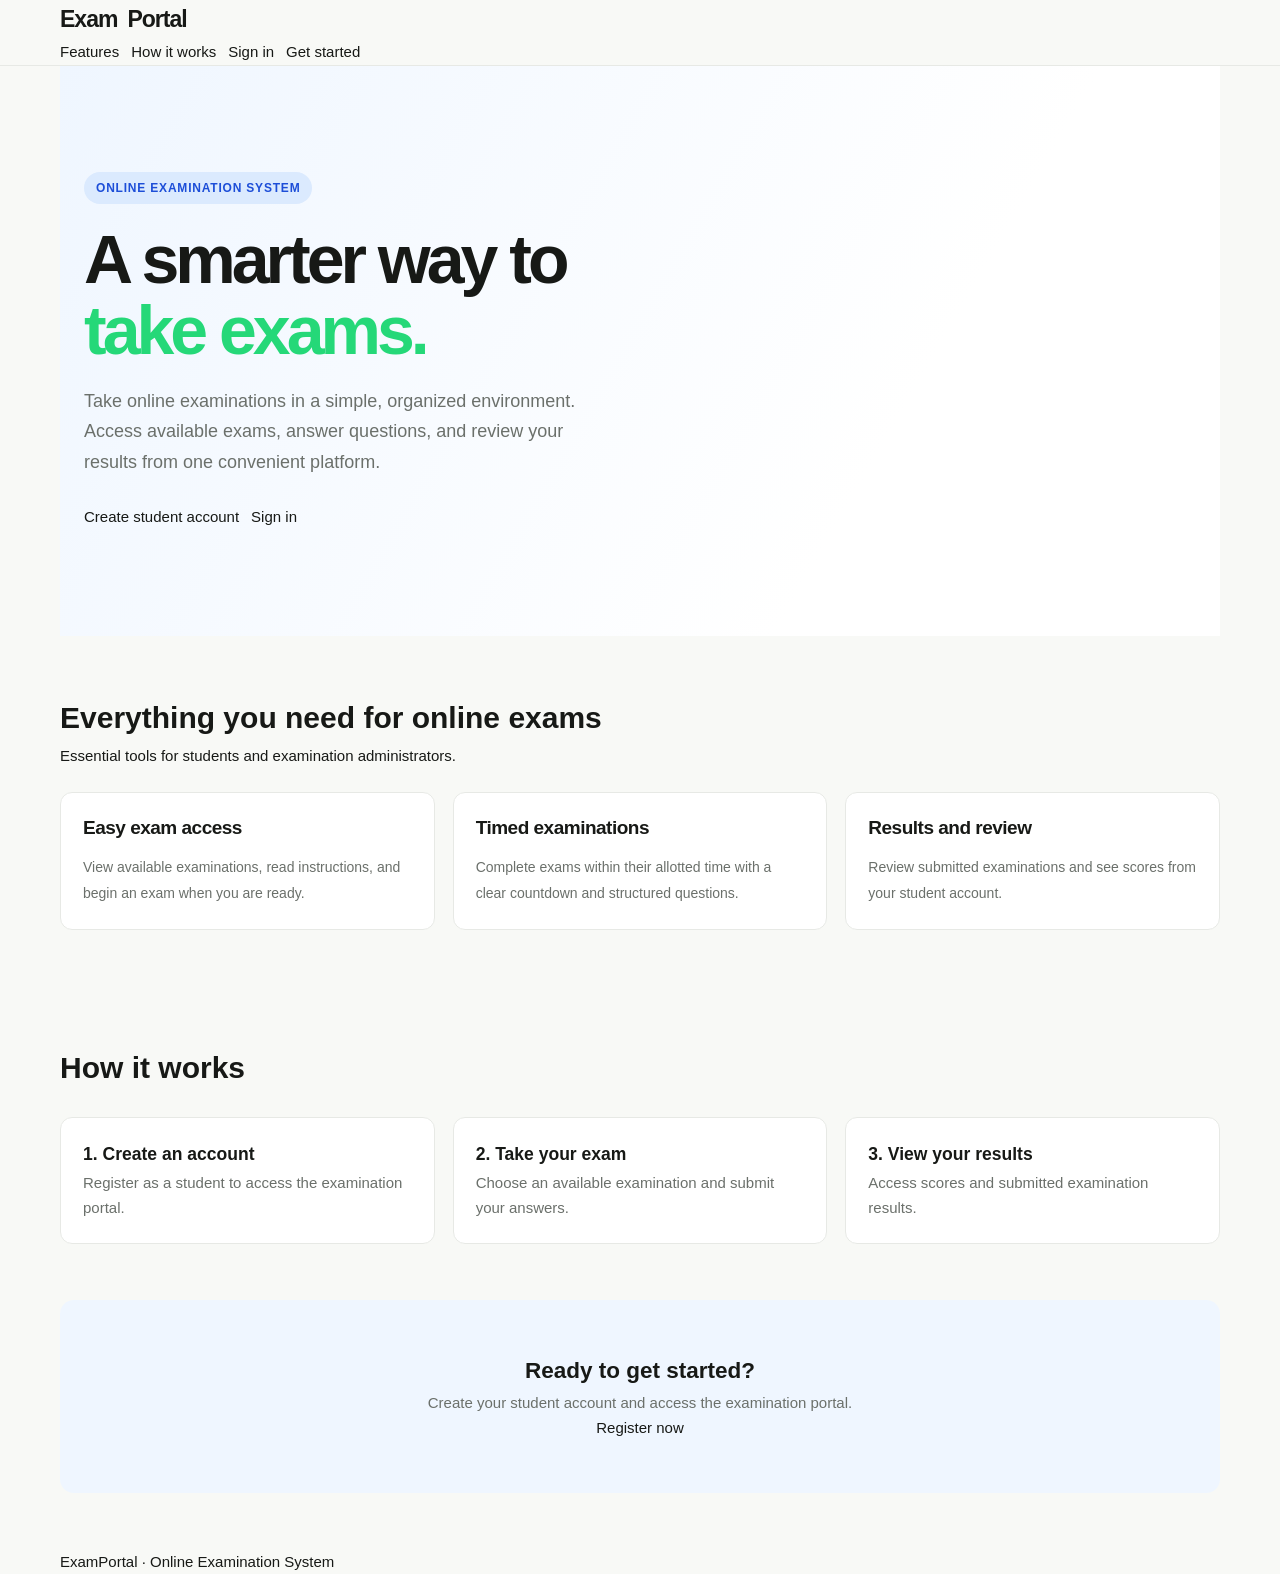
<file: index.html>
<!DOCTYPE html>
<html lang="en">
<head>
    <meta charset="UTF-8">
    <meta name="viewport" content="width=device-width, initial-scale=1">
    <meta name="description" content="A simple and secure online examination portal for students and administrators.">
    <title>ExamPortal | Online Examination System</title>
    <link rel="stylesheet" href="assets/css/style.css">
    <style>
        .hero { padding: 90px 0; background: linear-gradient(120deg, #eff6ff, #fff 70%); }
        .hero h1 { max-width: 720px; margin: 20px 0; font-size: clamp(40px, 7vw, 68px); }
        .hero h1 span { color: var(--primary); }
        .hero p { max-width: 650px; color: var(--muted); font-size: 18px; }
        .hero-actions { display: flex; flex-wrap: wrap; gap: 12px; margin-top: 26px; }
        .badge { display: inline-block; padding: 6px 12px; border-radius: 999px; background: #dbeafe; color: #1d4ed8; font-size: 12px; font-weight: 800; letter-spacing: .8px; }
        .landing-section { padding: 56px 0; }
        .landing-section h2 { font-size: 30px; }
        .feature-grid, .steps { display: grid; grid-template-columns: repeat(auto-fit, minmax(220px, 1fr)); gap: 18px; margin-top: 24px; }
        .feature-card, .step { padding: 22px; border: 1px solid var(--border); border-radius: 12px; background: #fff; }
        .feature-card p, .step p { margin-bottom: 0; color: var(--muted); }
        .cta { padding: 52px 24px; border-radius: 14px; background: #eff6ff; text-align: center; }
        .cta p { color: var(--muted); }
        .site-footer { margin-top: 56px; }
        @media (max-width: 700px) { .hero { padding: 58px 0; } }
    </style>
</head>
<body>
    <header class="site-header">
        <div class="container nav">
            <a class="brand" href="index.html">Exam<span>Portal</span></a>
            <nav class="nav-actions" aria-label="Main navigation">
                <a href="#features">Features</a>
                <a href="#how-it-works">How it works</a>
                <a href="login.html">Sign in</a>
                <a class="button button-small" href="register.html">Get started</a>
            </nav>
        </div>
    </header>
    <main>
        <section class="hero">
            <div class="container">
                <span class="badge">ONLINE EXAMINATION SYSTEM</span>
                <h1>A smarter way to <span>take exams.</span></h1>
                <p>Take online examinations in a simple, organized environment. Access available exams, answer questions, and review your results from one convenient platform.</p>
                <div class="hero-actions">
                    <a class="button" href="register.html">Create student account</a>
                    <a class="button button-outline" href="login.html">Sign in</a>
                </div>
            </div>
        </section>
        <section class="landing-section container" id="features">
            <h2>Everything you need for online exams</h2>
            <p class="muted">Essential tools for students and examination administrators.</p>
            <div class="feature-grid">
                <article class="feature-card"><h3>Easy exam access</h3><p>View available examinations, read instructions, and begin an exam when you are ready.</p></article>
                <article class="feature-card"><h3>Timed examinations</h3><p>Complete exams within their allotted time with a clear countdown and structured questions.</p></article>
                <article class="feature-card"><h3>Results and review</h3><p>Review submitted examinations and see scores from your student account.</p></article>
            </div>
        </section>
        <section class="landing-section container" id="how-it-works">
            <h2>How it works</h2>
            <div class="steps">
                <article class="step"><h3>1. Create an account</h3><p>Register as a student to access the examination portal.</p></article>
                <article class="step"><h3>2. Take your exam</h3><p>Choose an available examination and submit your answers.</p></article>
                <article class="step"><h3>3. View your results</h3><p>Access scores and submitted examination results.</p></article>
            </div>
        </section>
        <section class="container cta">
            <h2>Ready to get started?</h2>
            <p>Create your student account and access the examination portal.</p>
            <a class="button" href="register.html">Register now</a>
        </section>
    </main>
    <footer class="site-footer"><div class="container">ExamPortal · Online Examination System</div></footer>
</body>
</html>
</file>
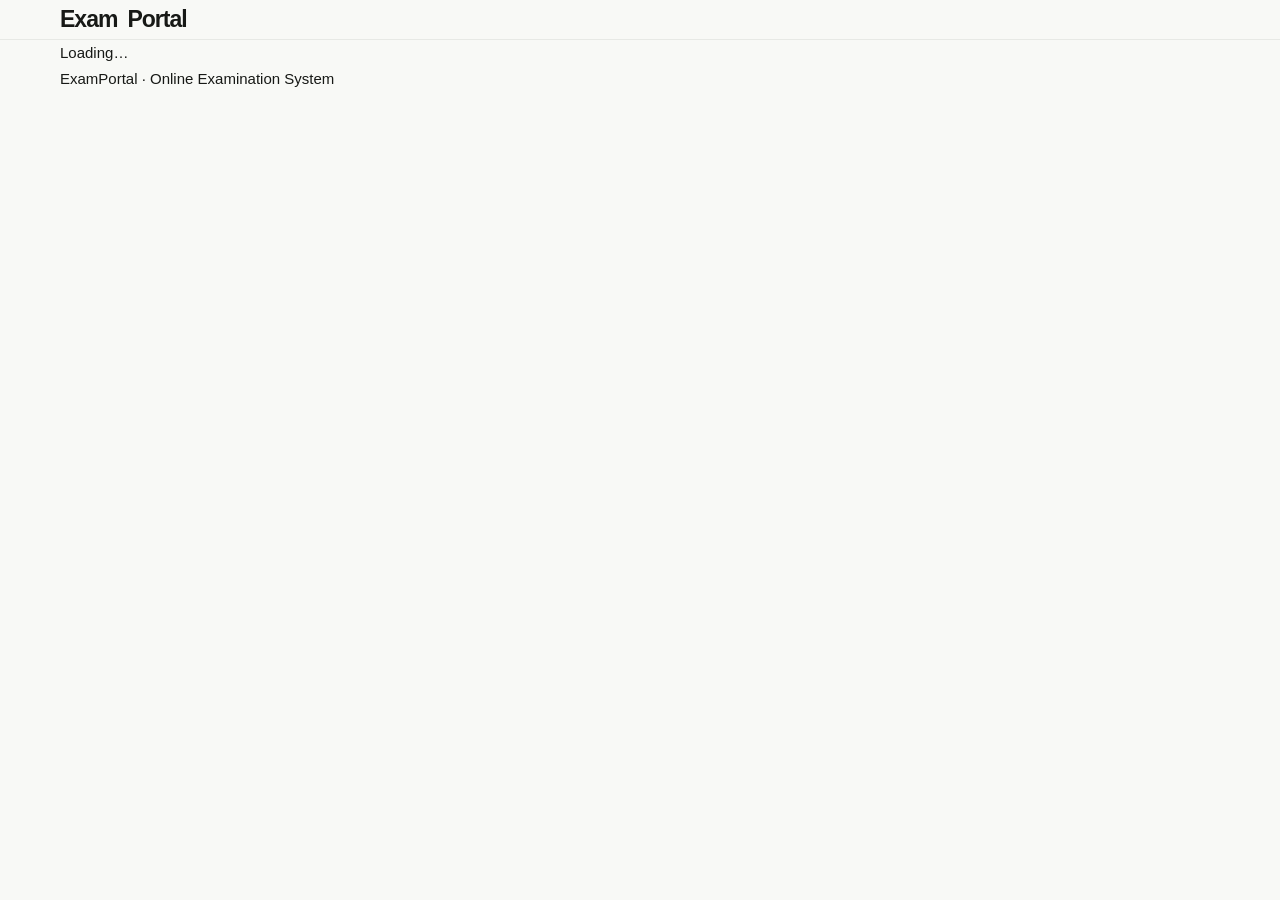
<file: login.html>
<!DOCTYPE html>
<html lang="en">
<head>
    <meta charset="UTF-8">
    <meta name="viewport" content="width=device-width, initial-scale=1">
    <meta name="description" content="Sign in to your ExamPortal account.">
    <title>Sign in | ExamPortal</title>
    <base href="./">
    <link rel="stylesheet" href="assets/css/style.css">
    <script src="assets/js/app.js" defer></script>
</head>
<body data-route="/login">
    <header class="site-header"><div class="container nav">
        <a class="brand" href="index.html">Exam<span>Portal</span></a>
        <nav id="navigation" class="nav-actions" aria-label="Main navigation"></nav>
    </div></header>
    <main id="app" class="container page-content" aria-live="polite"><p class="muted">Loading…</p></main>
    <footer class="site-footer"><div class="container">ExamPortal · Online Examination System</div></footer>
</body>
</html>
</file>
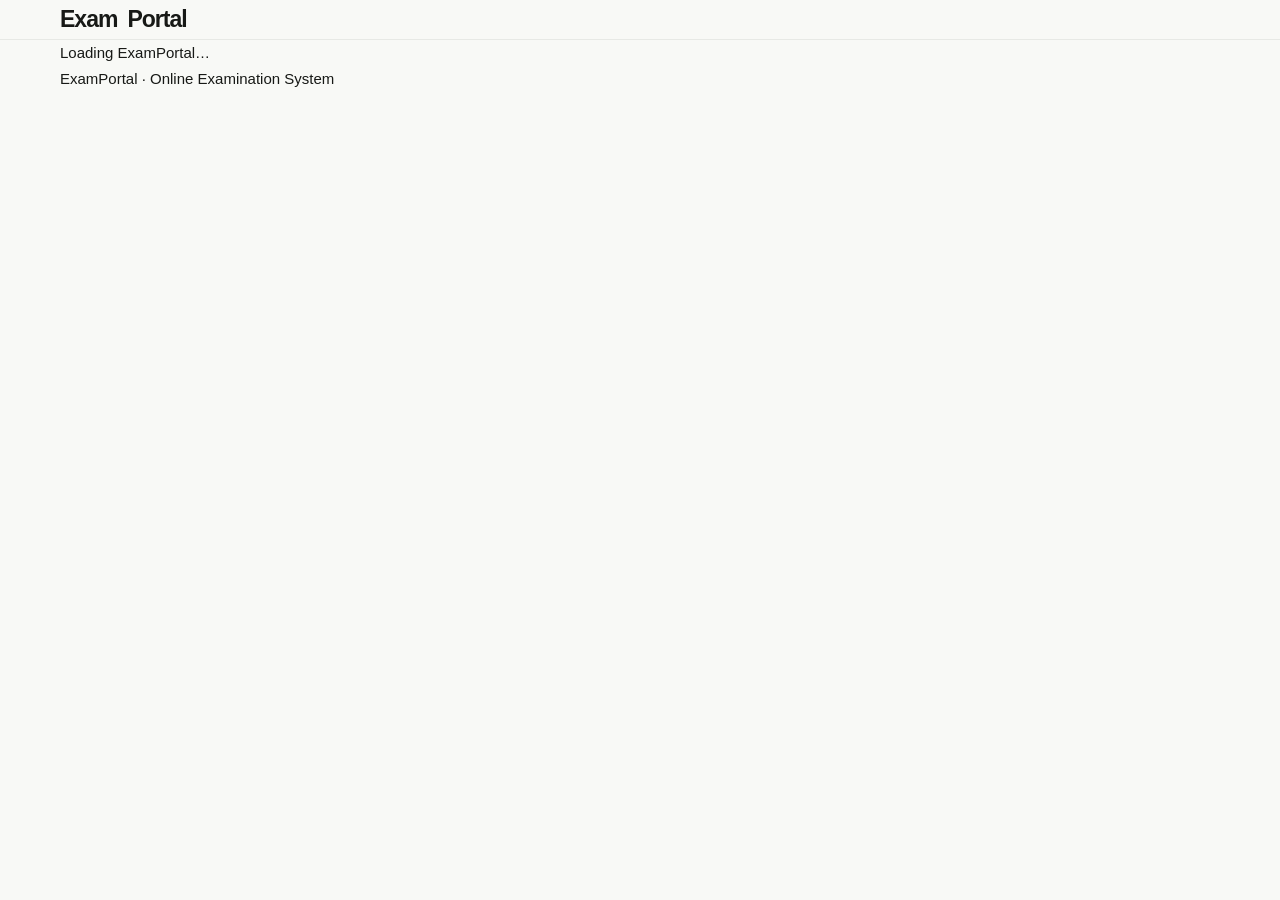
<file: portal.html>
<!DOCTYPE html>
<html lang="en">
<head>
    <meta charset="UTF-8">
    <meta name="viewport" content="width=device-width, initial-scale=1">
    <meta name="description" content="Sign in to ExamPortal to take exams or manage examinations.">
    <title>ExamPortal</title>
    <base href="./">
    <link rel="stylesheet" href="assets/css/style.css">
    <script src="assets/js/app.js" defer></script>
</head>
<body>
    <header class="site-header">
        <div class="container nav">
            <a class="brand" href="index.html">Exam<span>Portal</span></a>
            <nav id="navigation" class="nav-actions" aria-label="Main navigation"></nav>
        </div>
    </header>
    <main id="app" class="container page-content" aria-live="polite">
        <p class="muted">Loading ExamPortal…</p>
    </main>
    <footer class="site-footer">
        <div class="container">ExamPortal · Online Examination System</div>
    </footer>
</body>
</html>
</file>
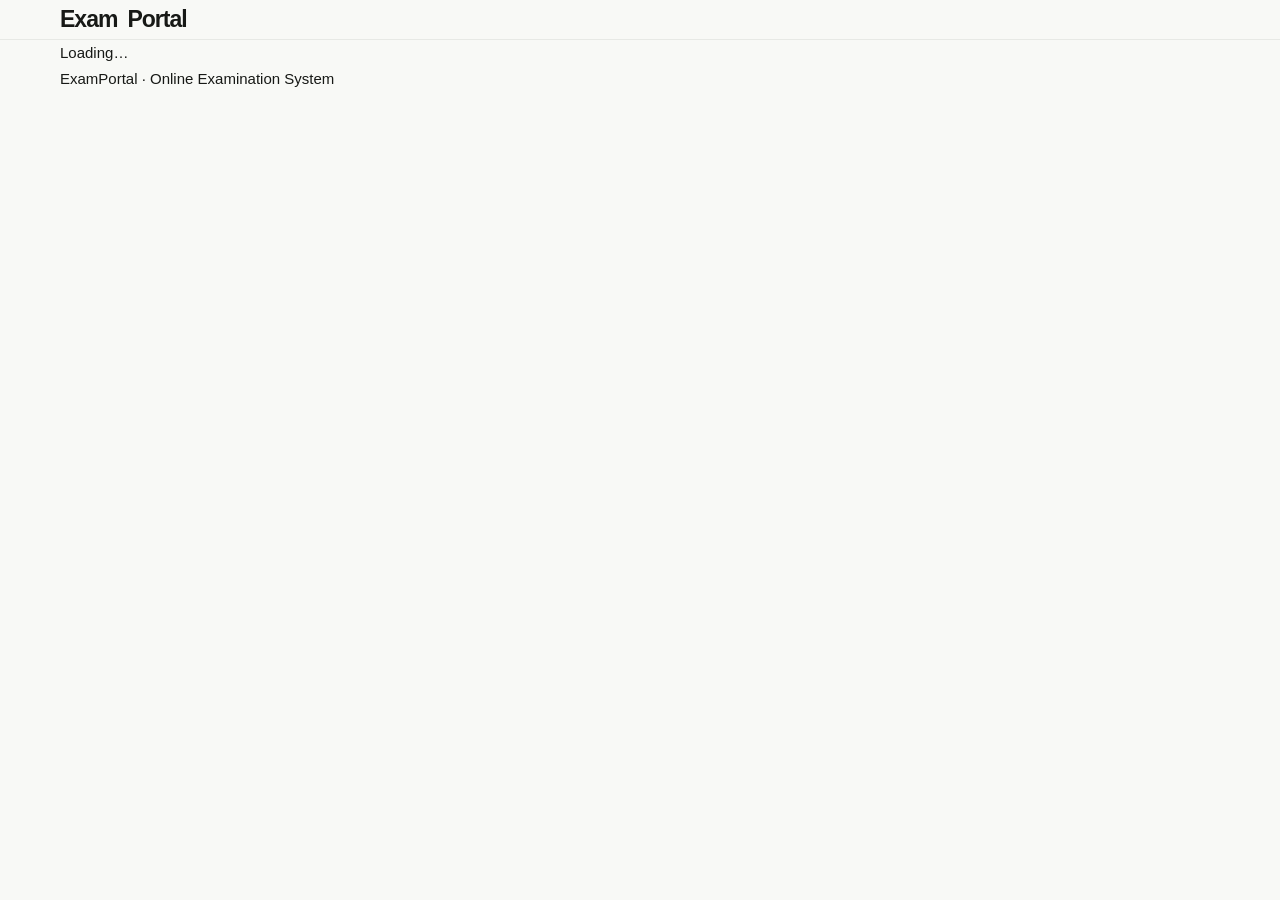
<file: register.html>
<!DOCTYPE html>
<html lang="en">
<head>
    <meta charset="UTF-8">
    <meta name="viewport" content="width=device-width, initial-scale=1">
    <meta name="description" content="Create a student ExamPortal account.">
    <title>Register | ExamPortal</title>
    <base href="./">
    <link rel="stylesheet" href="assets/css/style.css">
    <script src="assets/js/app.js" defer></script>
</head>
<body data-route="/register">
    <header class="site-header"><div class="container nav">
        <a class="brand" href="index.html">Exam<span>Portal</span></a>
        <nav id="navigation" class="nav-actions" aria-label="Main navigation"></nav>
    </div></header>
    <main id="app" class="container page-content" aria-live="polite"><p class="muted">Loading…</p></main>
    <footer class="site-footer"><div class="container">ExamPortal · Online Examination System</div></footer>
</body>
</html>
</file>
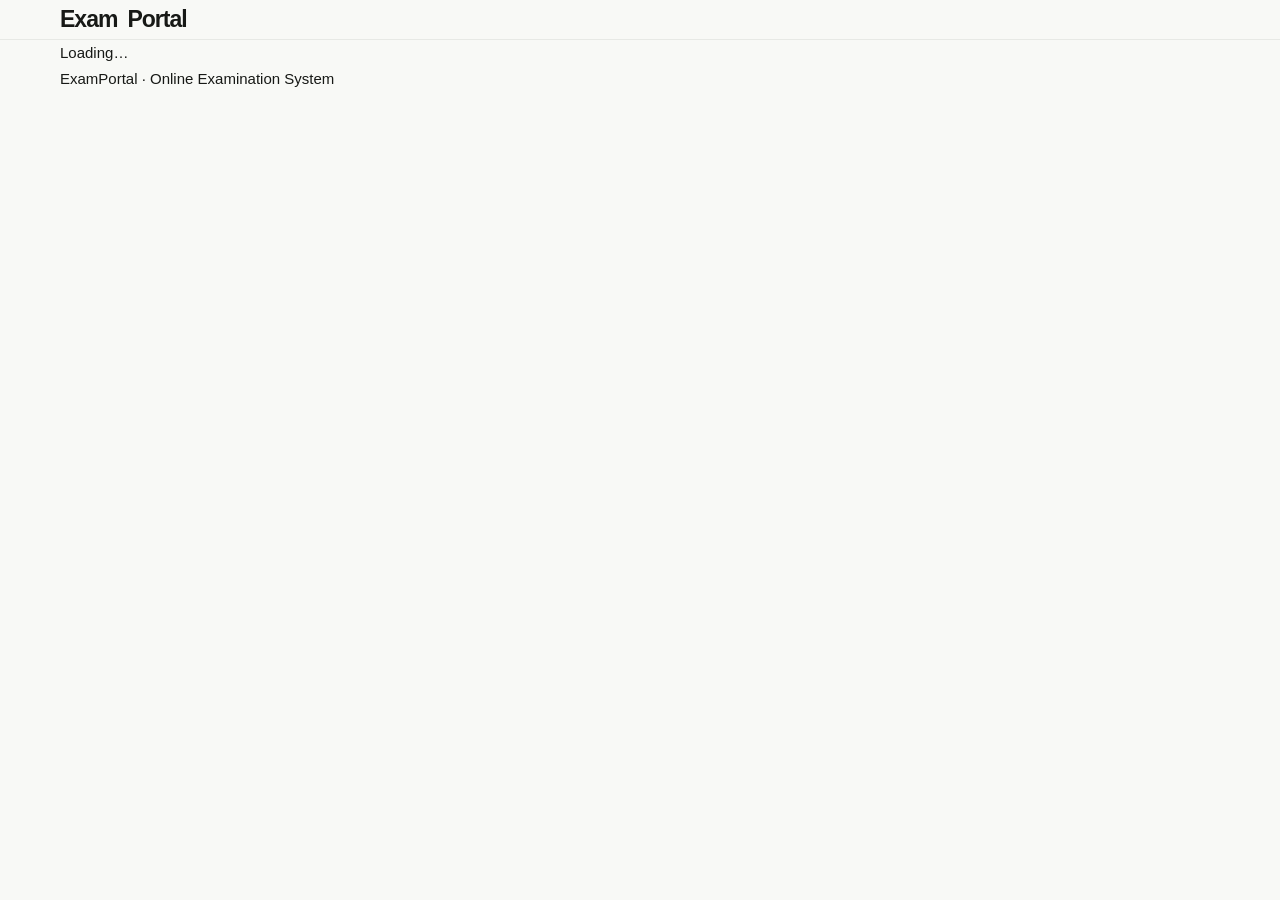
<file: admin/add-question.html>
<!DOCTYPE html>
<html lang="en">
<head>
    <meta charset="UTF-8">
    <meta name="viewport" content="width=device-width, initial-scale=1">
    <title>Add question | ExamPortal</title>
    <base href="../">
    <link rel="stylesheet" href="assets/css/style.css">
    <script src="assets/js/app.js" defer></script>
</head>
<body data-route="/admin/question-create">
    <header class="site-header"><div class="container nav"><a class="brand" href="index.html">Exam<span>Portal</span></a><nav id="navigation" class="nav-actions" aria-label="Main navigation"></nav></div></header>
    <main id="app" class="container page-content" aria-live="polite"><p class="muted">Loading…</p></main>
    <footer class="site-footer"><div class="container">ExamPortal · Online Examination System</div></footer>
</body>
</html>
</file>
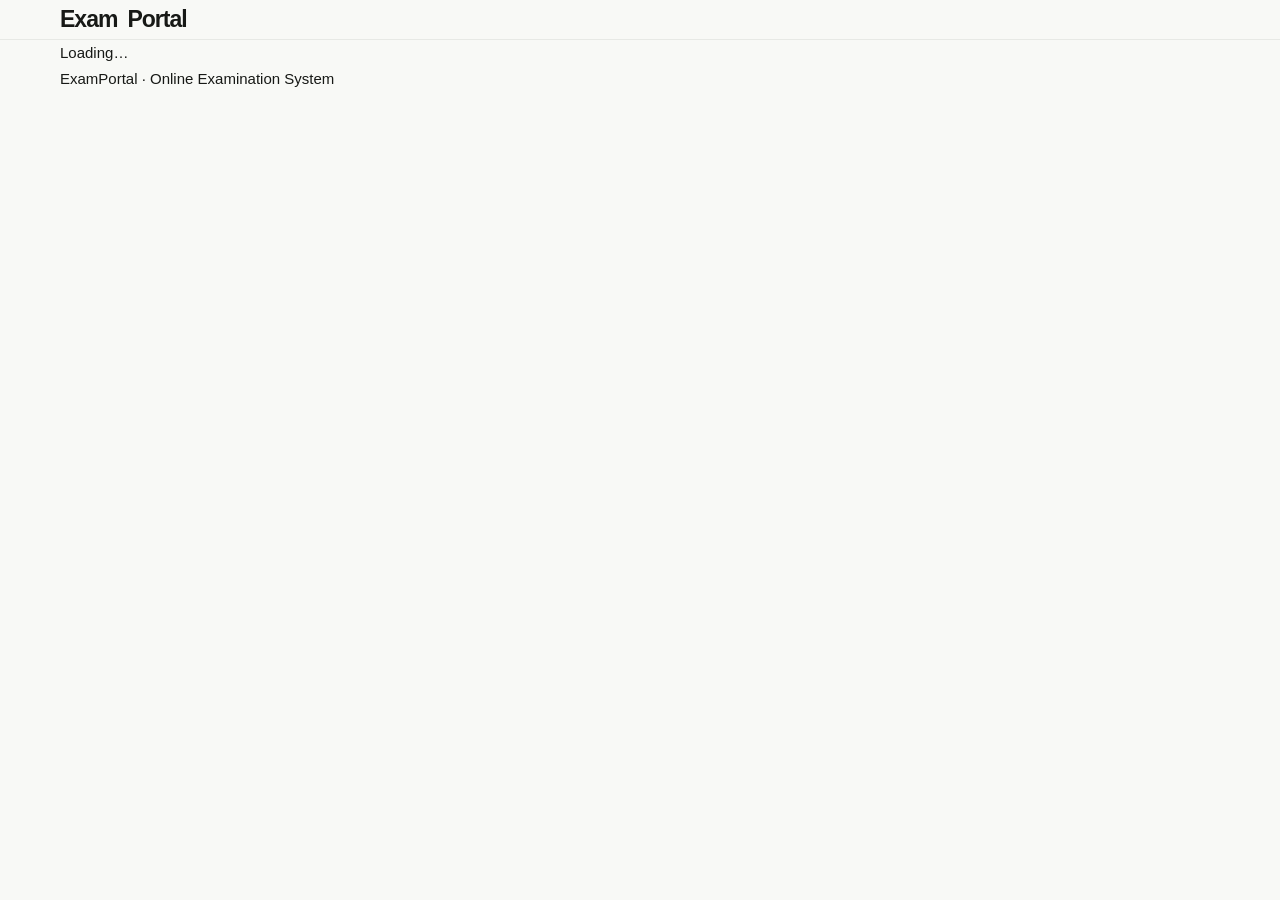
<file: admin/create-exam.html>
<!DOCTYPE html>
<html lang="en">
<head>
    <meta charset="UTF-8">
    <meta name="viewport" content="width=device-width, initial-scale=1">
    <title>Create exam | ExamPortal</title>
    <base href="../">
    <link rel="stylesheet" href="assets/css/style.css">
    <script src="assets/js/app.js" defer></script>
</head>
<body data-route="/admin/exam-create">
    <header class="site-header"><div class="container nav"><a class="brand" href="index.html">Exam<span>Portal</span></a><nav id="navigation" class="nav-actions" aria-label="Main navigation"></nav></div></header>
    <main id="app" class="container page-content" aria-live="polite"><p class="muted">Loading…</p></main>
    <footer class="site-footer"><div class="container">ExamPortal · Online Examination System</div></footer>
</body>
</html>
</file>
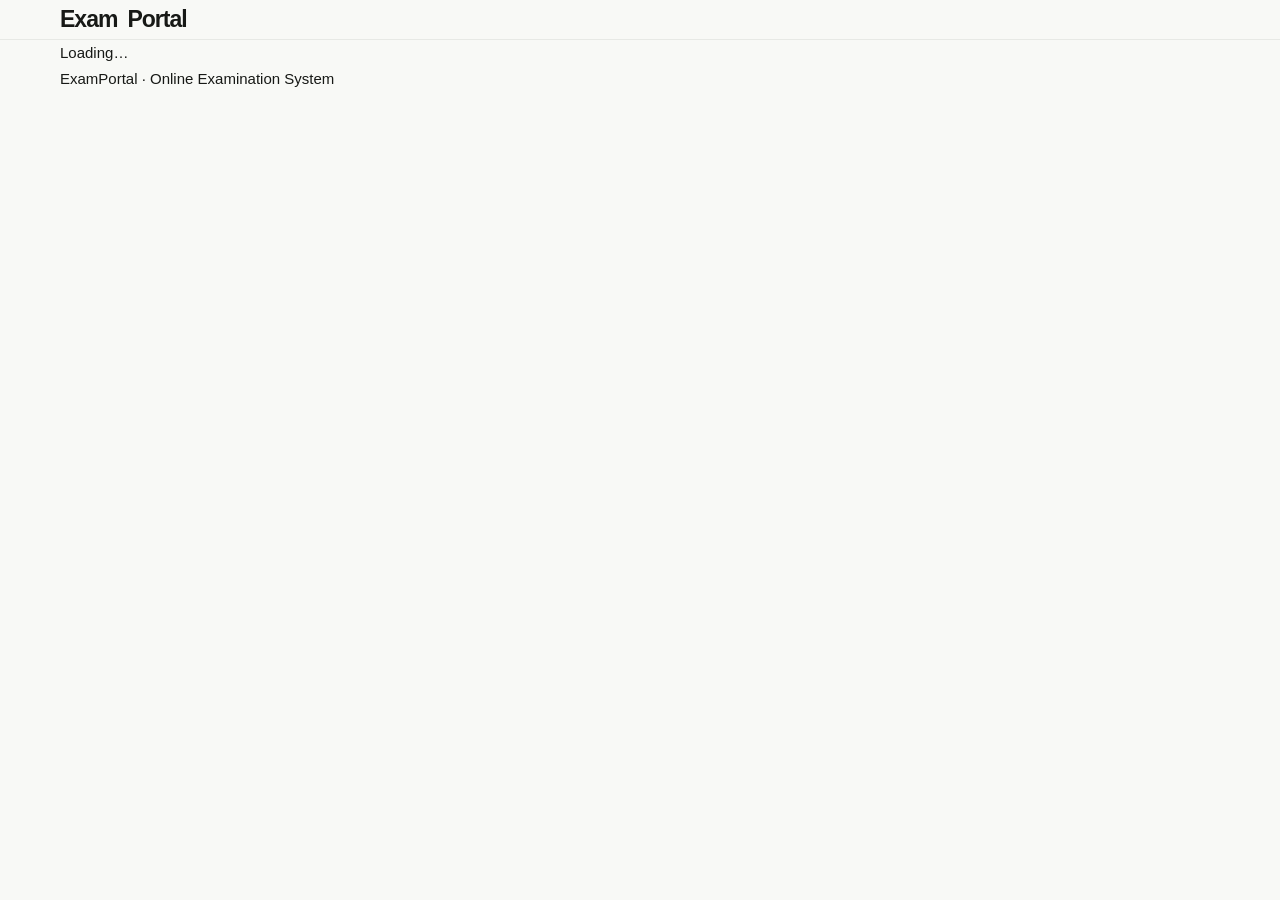
<file: admin/dashboard.html>
<!DOCTYPE html>
<html lang="en">
<head>
    <meta charset="UTF-8">
    <meta name="viewport" content="width=device-width, initial-scale=1">
    <title>Admin dashboard | ExamPortal</title>
    <base href="../">
    <link rel="stylesheet" href="assets/css/style.css">
    <script src="assets/js/app.js" defer></script>
</head>
<body data-route="/admin/dashboard">
    <header class="site-header"><div class="container nav"><a class="brand" href="index.html">Exam<span>Portal</span></a><nav id="navigation" class="nav-actions" aria-label="Main navigation"></nav></div></header>
    <main id="app" class="container page-content" aria-live="polite"><p class="muted">Loading…</p></main>
    <footer class="site-footer"><div class="container">ExamPortal · Online Examination System</div></footer>
</body>
</html>
</file>
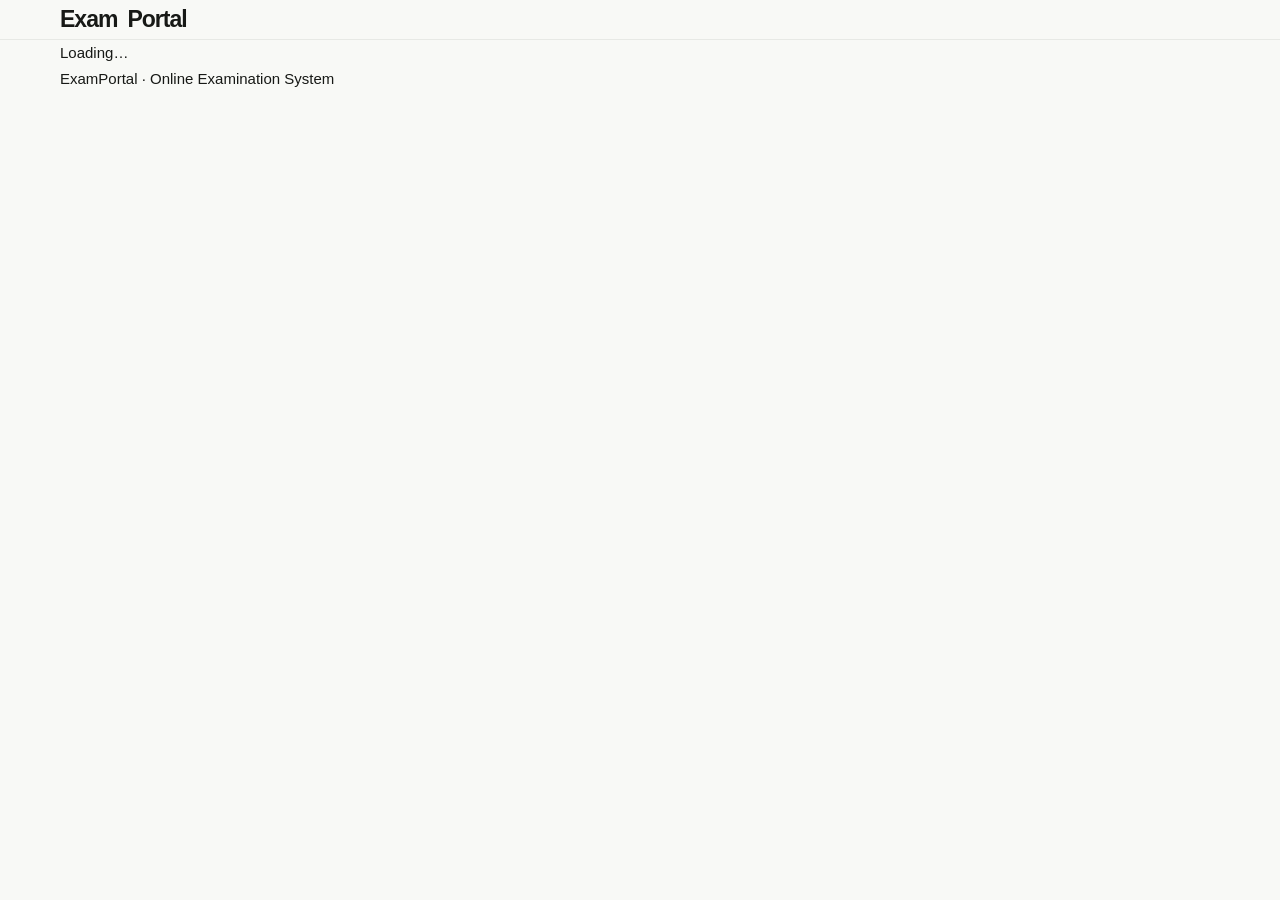
<file: admin/exams.html>
<!DOCTYPE html>
<html lang="en">
<head>
    <meta charset="UTF-8">
    <meta name="viewport" content="width=device-width, initial-scale=1">
    <title>Manage exams | ExamPortal</title>
    <base href="../">
    <link rel="stylesheet" href="assets/css/style.css">
    <script src="assets/js/app.js" defer></script>
</head>
<body data-route="/admin/exams">
    <header class="site-header"><div class="container nav"><a class="brand" href="index.html">Exam<span>Portal</span></a><nav id="navigation" class="nav-actions" aria-label="Main navigation"></nav></div></header>
    <main id="app" class="container page-content" aria-live="polite"><p class="muted">Loading…</p></main>
    <footer class="site-footer"><div class="container">ExamPortal · Online Examination System</div></footer>
</body>
</html>
</file>
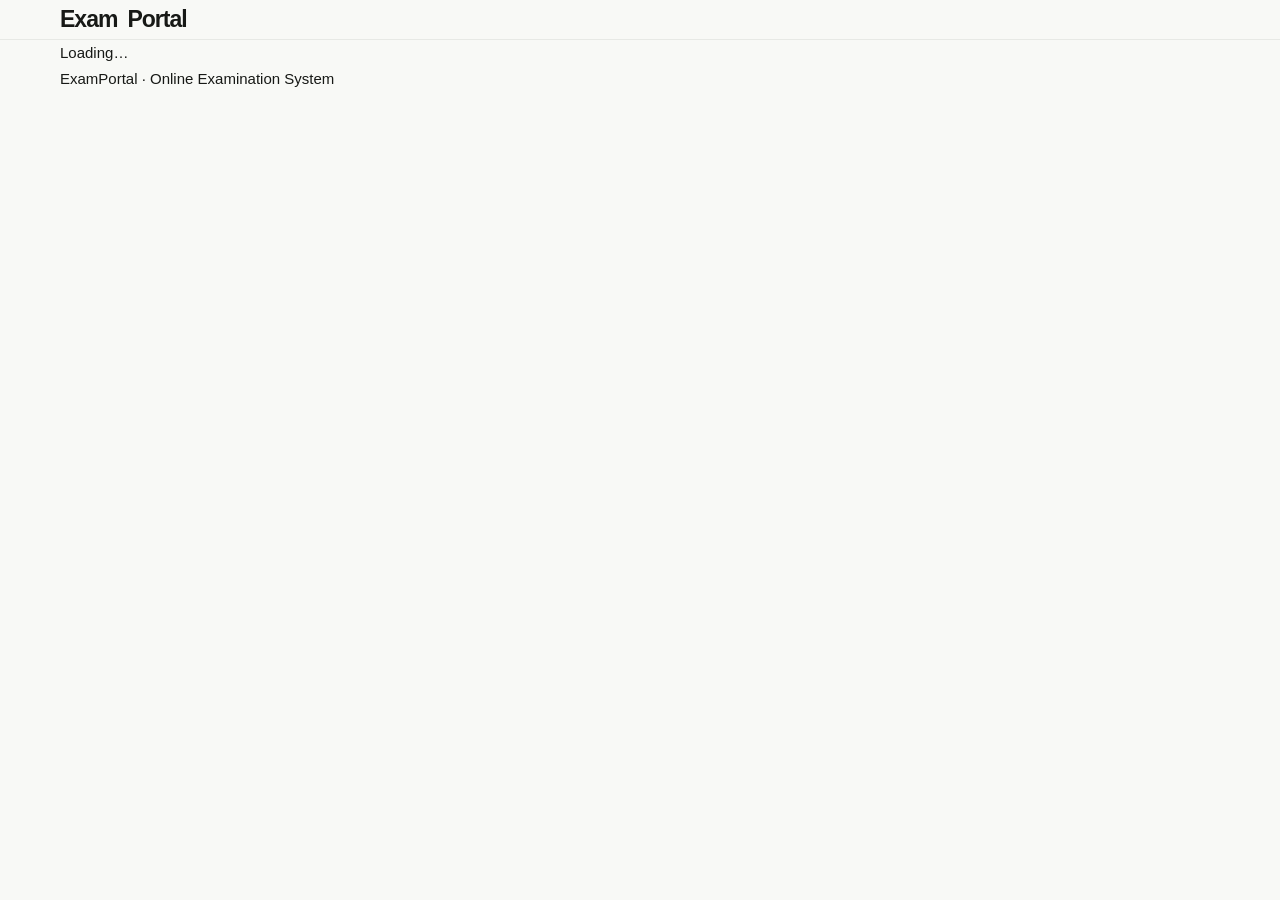
<file: admin/questions.html>
<!DOCTYPE html>
<html lang="en">
<head>
    <meta charset="UTF-8">
    <meta name="viewport" content="width=device-width, initial-scale=1">
    <title>Exam questions | ExamPortal</title>
    <base href="../">
    <link rel="stylesheet" href="assets/css/style.css">
    <script src="assets/js/app.js" defer></script>
</head>
<body data-route="/admin/questions">
    <header class="site-header"><div class="container nav"><a class="brand" href="index.html">Exam<span>Portal</span></a><nav id="navigation" class="nav-actions" aria-label="Main navigation"></nav></div></header>
    <main id="app" class="container page-content" aria-live="polite"><p class="muted">Loading…</p></main>
    <footer class="site-footer"><div class="container">ExamPortal · Online Examination System</div></footer>
</body>
</html>
</file>
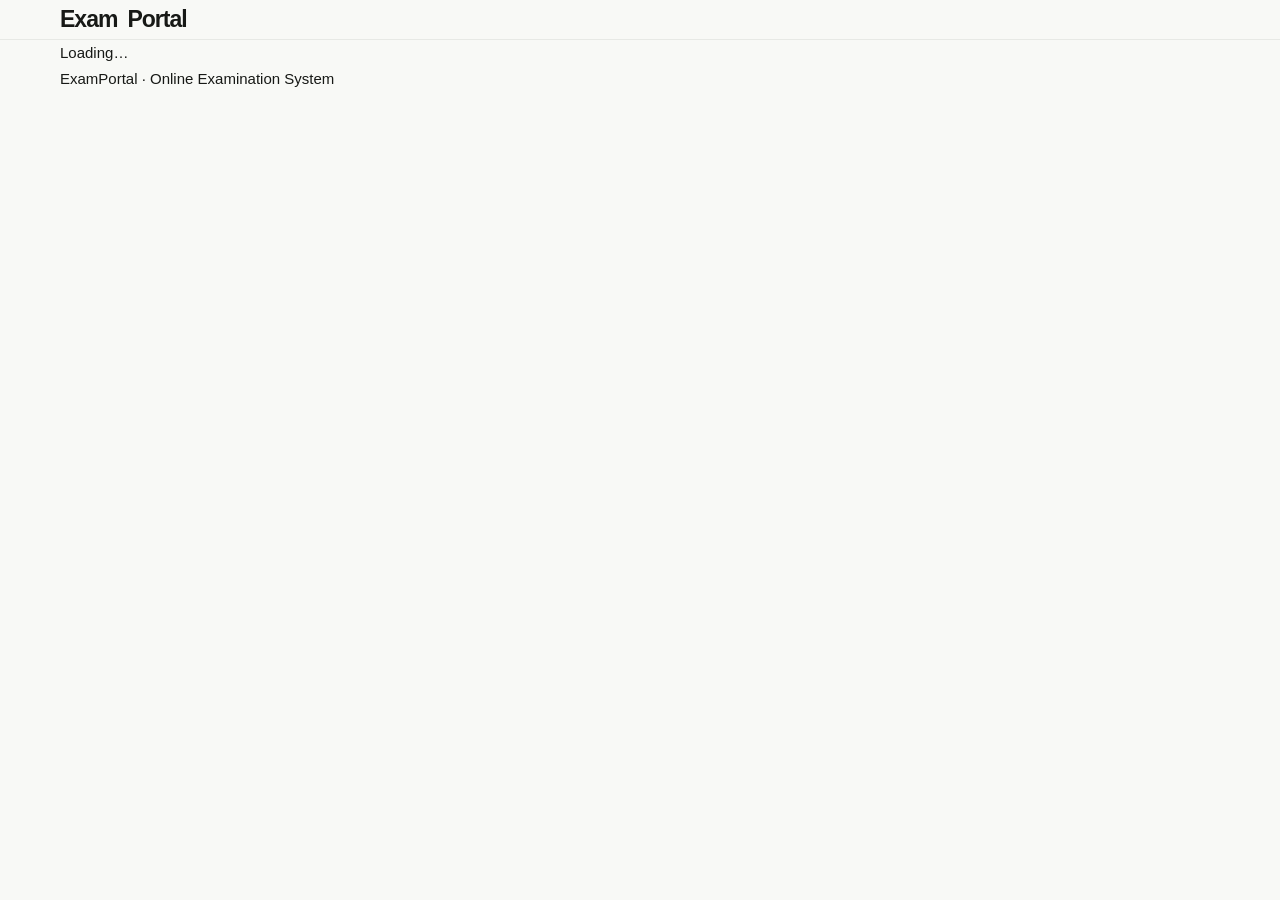
<file: admin/results.html>
<!DOCTYPE html>
<html lang="en">
<head>
    <meta charset="UTF-8">
    <meta name="viewport" content="width=device-width, initial-scale=1">
    <title>Exam results | ExamPortal</title>
    <base href="../">
    <link rel="stylesheet" href="assets/css/style.css">
    <script src="assets/js/app.js" defer></script>
</head>
<body data-route="/admin/results">
    <header class="site-header"><div class="container nav"><a class="brand" href="index.html">Exam<span>Portal</span></a><nav id="navigation" class="nav-actions" aria-label="Main navigation"></nav></div></header>
    <main id="app" class="container page-content" aria-live="polite"><p class="muted">Loading…</p></main>
    <footer class="site-footer"><div class="container">ExamPortal · Online Examination System</div></footer>
</body>
</html>
</file>
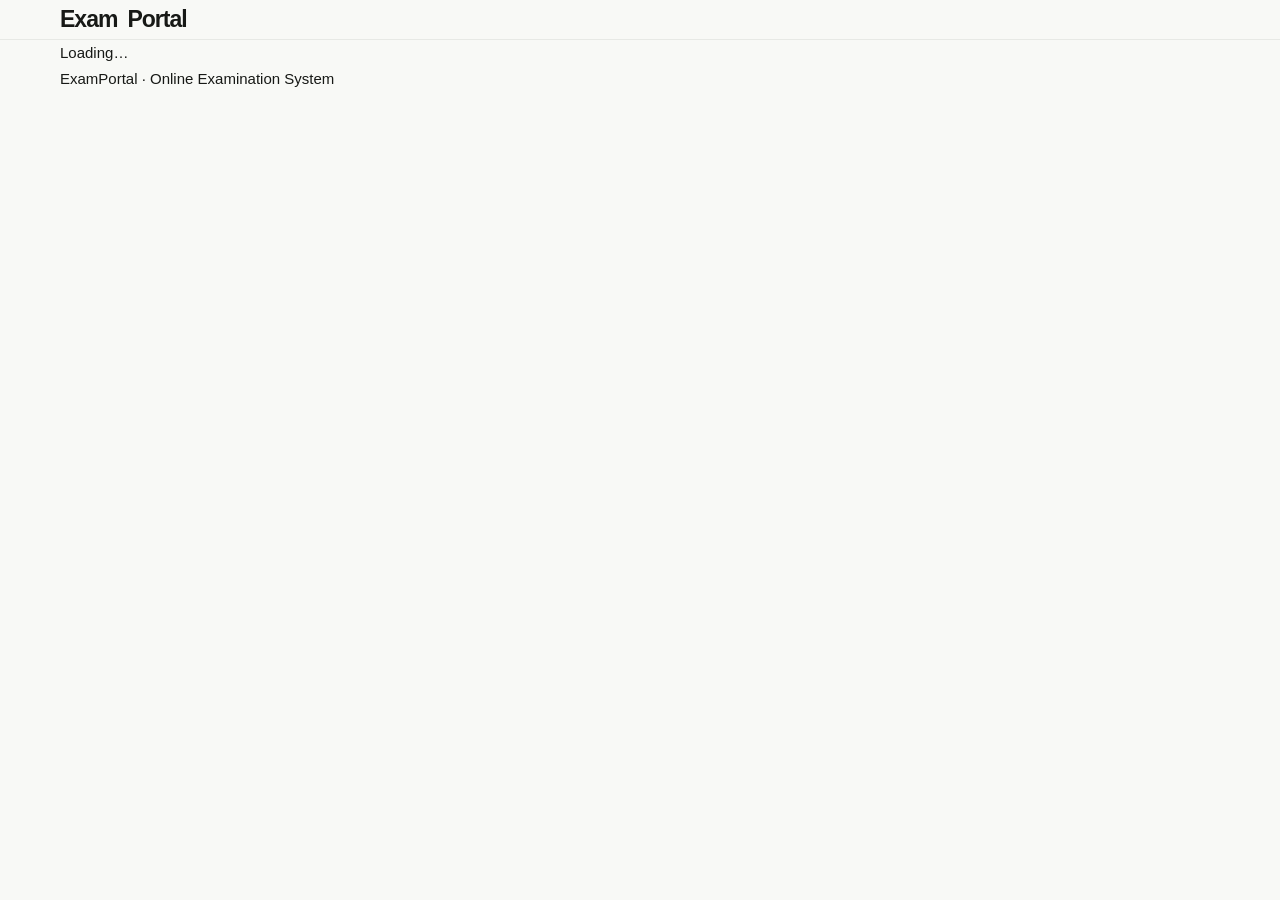
<file: student/dashboard.html>
<!DOCTYPE html>
<html lang="en">
<head>
    <meta charset="UTF-8">
    <meta name="viewport" content="width=device-width, initial-scale=1">
    <title>Student dashboard | ExamPortal</title>
    <base href="../">
    <link rel="stylesheet" href="assets/css/style.css">
    <script src="assets/js/app.js" defer></script>
</head>
<body data-route="/student/dashboard">
    <header class="site-header"><div class="container nav"><a class="brand" href="index.html">Exam<span>Portal</span></a><nav id="navigation" class="nav-actions" aria-label="Main navigation"></nav></div></header>
    <main id="app" class="container page-content" aria-live="polite"><p class="muted">Loading…</p></main>
    <footer class="site-footer"><div class="container">ExamPortal · Online Examination System</div></footer>
</body>
</html>
</file>
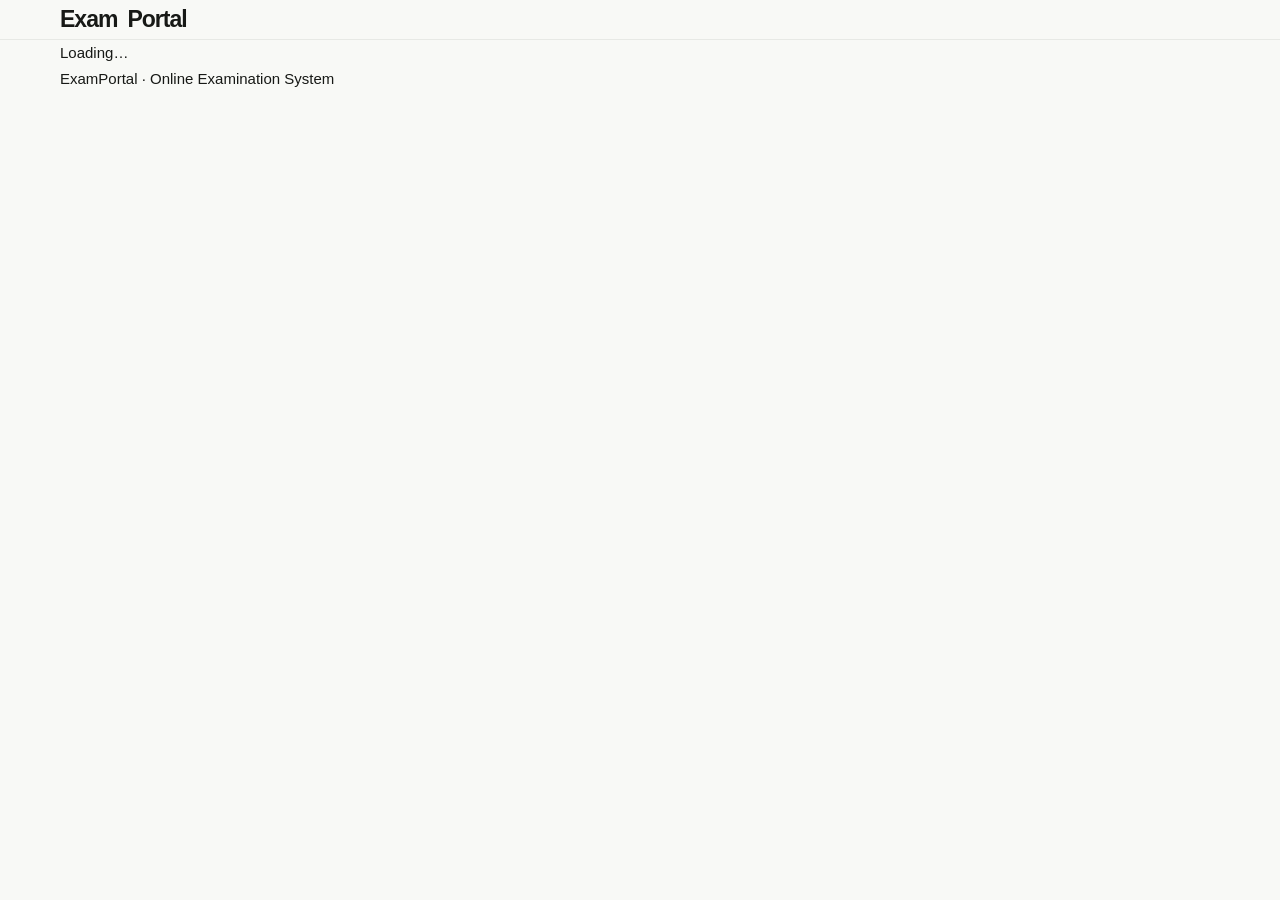
<file: student/exam-instructions.html>
<!DOCTYPE html>
<html lang="en">
<head>
    <meta charset="UTF-8">
    <meta name="viewport" content="width=device-width, initial-scale=1">
    <title>Exam instructions | ExamPortal</title>
    <base href="../">
    <link rel="stylesheet" href="assets/css/style.css">
    <script src="assets/js/app.js" defer></script>
</head>
<body data-route="/student/exam">
    <header class="site-header"><div class="container nav"><a class="brand" href="index.html">Exam<span>Portal</span></a><nav id="navigation" class="nav-actions" aria-label="Main navigation"></nav></div></header>
    <main id="app" class="container page-content" aria-live="polite"><p class="muted">Loading…</p></main>
    <footer class="site-footer"><div class="container">ExamPortal · Online Examination System</div></footer>
</body>
</html>
</file>
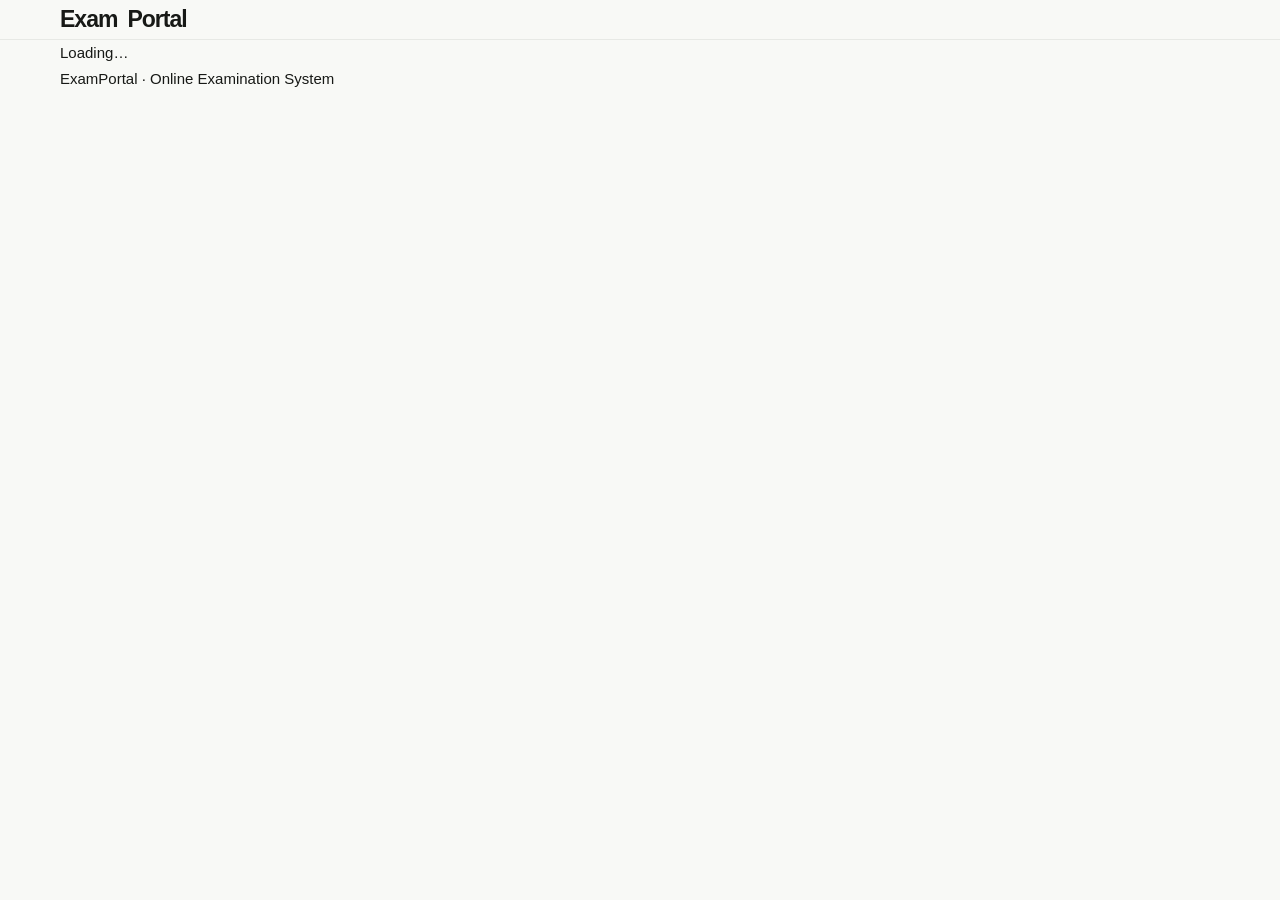
<file: student/results.html>
<!DOCTYPE html>
<html lang="en">
<head>
    <meta charset="UTF-8">
    <meta name="viewport" content="width=device-width, initial-scale=1">
    <title>My results | ExamPortal</title>
    <base href="../">
    <link rel="stylesheet" href="assets/css/style.css">
    <script src="assets/js/app.js" defer></script>
</head>
<body data-route="/student/results">
    <header class="site-header"><div class="container nav"><a class="brand" href="index.html">Exam<span>Portal</span></a><nav id="navigation" class="nav-actions" aria-label="Main navigation"></nav></div></header>
    <main id="app" class="container page-content" aria-live="polite"><p class="muted">Loading…</p></main>
    <footer class="site-footer"><div class="container">ExamPortal · Online Examination System</div></footer>
</body>
</html>
</file>
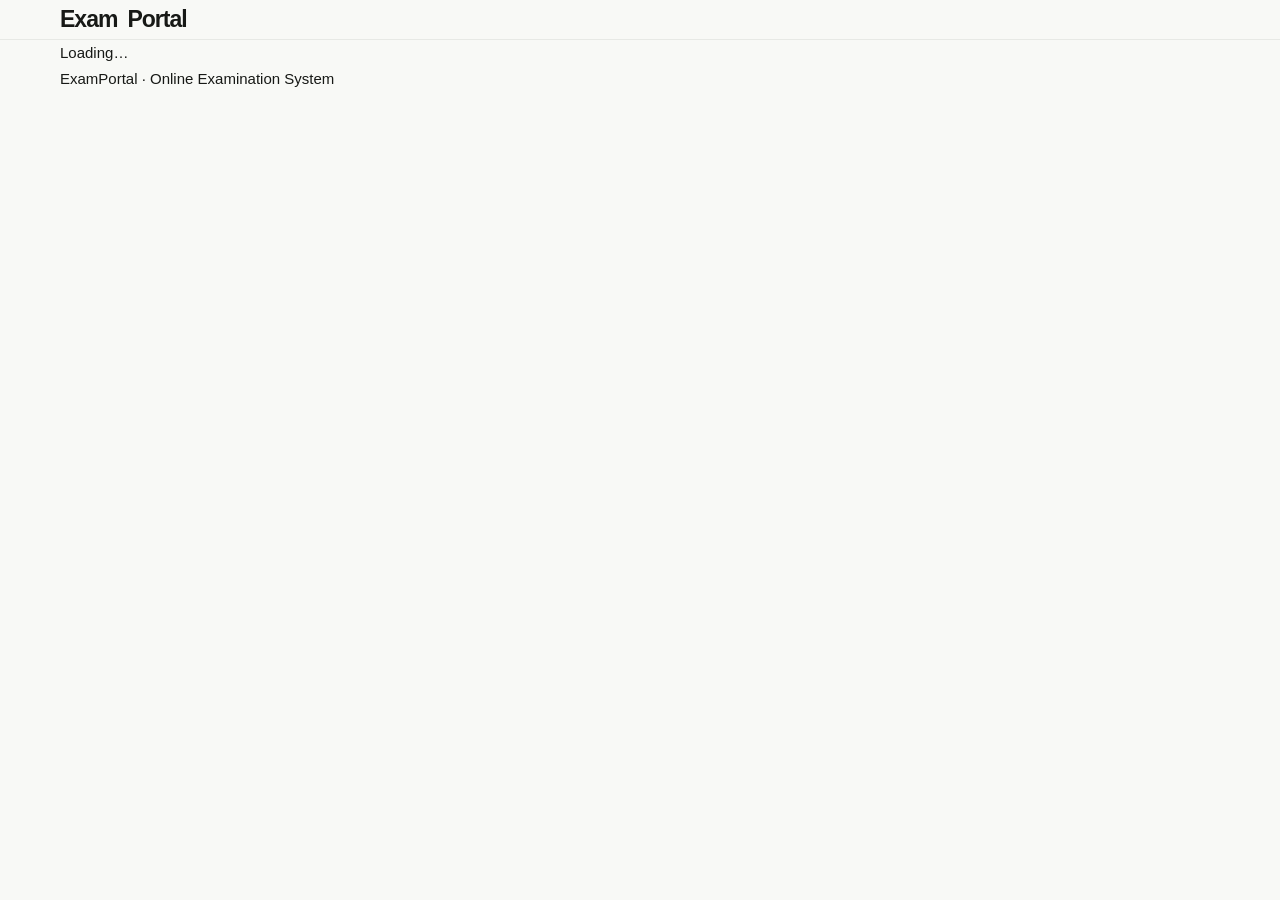
<file: student/take-exam.html>
<!DOCTYPE html>
<html lang="en">
<head>
    <meta charset="UTF-8">
    <meta name="viewport" content="width=device-width, initial-scale=1">
    <title>Take exam | ExamPortal</title>
    <base href="../">
    <link rel="stylesheet" href="assets/css/style.css">
    <script src="assets/js/app.js" defer></script>
</head>
<body data-route="/student/attempt">
    <header class="site-header"><div class="container nav"><a class="brand" href="index.html">Exam<span>Portal</span></a><nav id="navigation" class="nav-actions" aria-label="Main navigation"></nav></div></header>
    <main id="app" class="container page-content" aria-live="polite"><p class="muted">Loading…</p></main>
    <footer class="site-footer"><div class="container">ExamPortal · Online Examination System</div></footer>
</body>
</html>
</file>
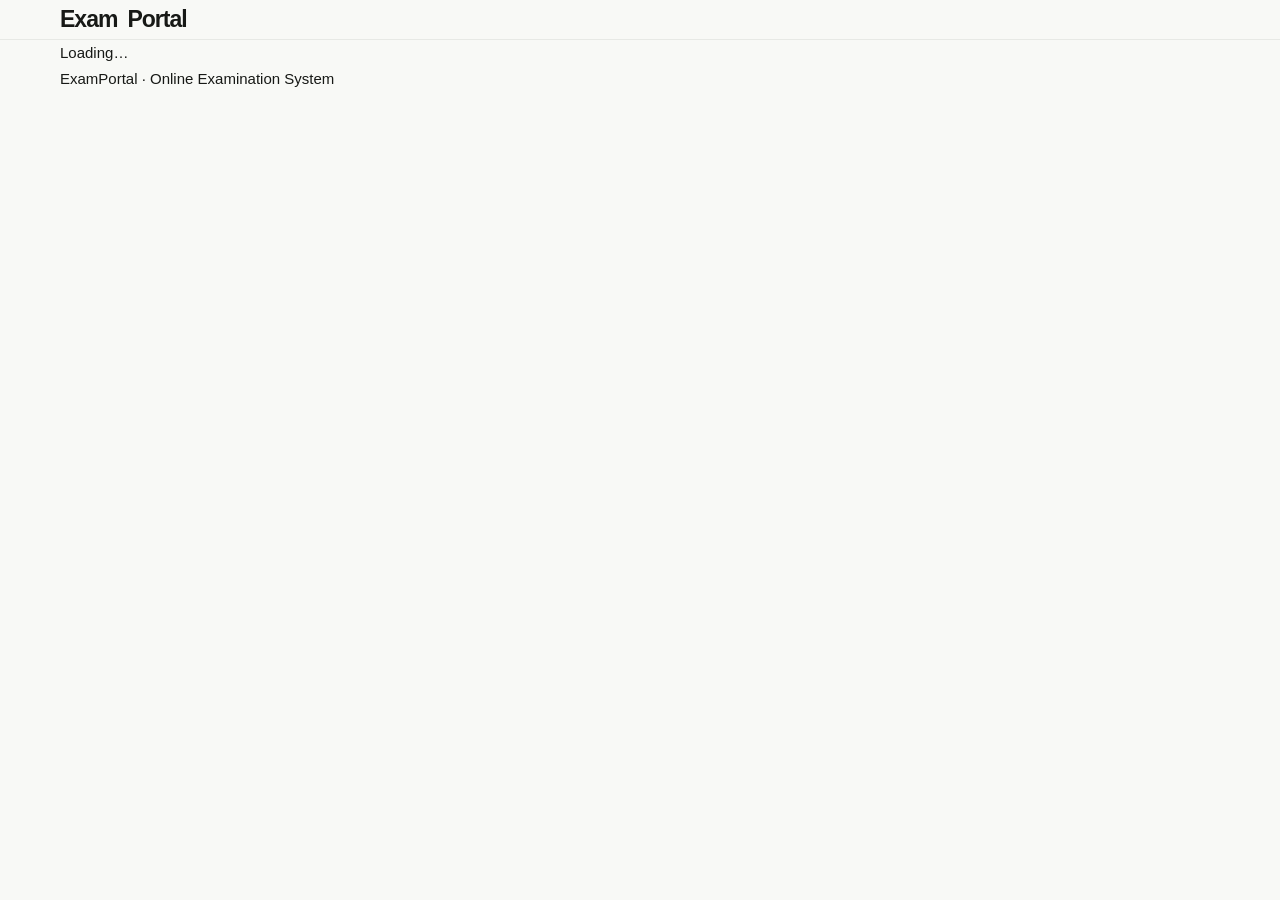
<file: student/view-result.html>
<!DOCTYPE html>
<html lang="en">
<head>
    <meta charset="UTF-8">
    <meta name="viewport" content="width=device-width, initial-scale=1">
    <title>Exam result | ExamPortal</title>
    <base href="../">
    <link rel="stylesheet" href="assets/css/style.css">
    <script src="assets/js/app.js" defer></script>
</head>
<body data-route="/student/result">
    <header class="site-header"><div class="container nav"><a class="brand" href="index.html">Exam<span>Portal</span></a><nav id="navigation" class="nav-actions" aria-label="Main navigation"></nav></div></header>
    <main id="app" class="container page-content" aria-live="polite"><p class="muted">Loading…</p></main>
    <footer class="site-footer"><div class="container">ExamPortal · Online Examination System</div></footer>
</body>
</html>
</file>
<file: assets/css/style.css>
:root {
    --primary: #25d878;
    --primary-dark: #18b866;
    --background: #f8f9f6;
    --surface: #ffffff;
    --text: #171916;
    --muted: #6b706b;
    --border: #e7e9e5;
    --radius: 18px;
}

* {
    margin: 0;
    padding: 0;
    box-sizing: border-box;
}

html {
    scroll-behavior: smooth;
}

body {
    font-family: Inter, "Segoe UI", Arial, sans-serif;
    background: var(--background);
    color: var(--text);
    font-size: 15px;
    line-height: 1.7;
    -webkit-font-smoothing: antialiased;
}

a {
    color: inherit;
    text-decoration: none;
}

button,
input,
select,
textarea {
    font: inherit;
}

.container {
    width: min(1160px, calc(100% - 48px));
    margin: 0 auto;
}

/* Navigation */

.navbar {
    position: sticky;
    top: 0;
    z-index: 100;
    background: rgba(248, 249, 246, 0.96);
    border-bottom: 1px solid var(--border);
}

.nav-container {
    width: min(1200px, calc(100% - 48px));
    min-height: 76px;
    margin: auto;
    display: flex;
    align-items: center;
    justify-content: space-between;
    gap: 25px;
}

.logo {
    display: inline-flex;
    align-items: center;
    gap: 9px;
    font-size: 23px;
    font-weight: 800;
    letter-spacing: -1px;
}

.logo-mark {
    width: 34px;
    height: 34px;
    display: grid;
    place-items: center;
    background: var(--primary);
    border-radius: 10px;
}

.nav-links {
    display: flex;
    align-items: center;
    gap: 28px;
}

.nav-links a {
    color: var(--muted);
    font-size: 14px;
}

.nav-links a:hover {
    color: var(--text);
}

.nav-actions {
    display: flex;
    align-items: center;
    gap: 12px;
}

.menu-toggle {
    display: none;
    border: 0;
    background: transparent;
    font-size: 24px;
}

/* Buttons */

.btn {
    min-height: 46px;
    padding: 11px 20px;
    display: inline-flex;
    align-items: center;
    justify-content: center;
    gap: 9px;
    border: 1px solid transparent;
    border-radius: 10px;
    font-size: 14px;
    font-weight: 650;
    cursor: pointer;
    transition: 0.2s ease;
}

.btn:hover {
    transform: translateY(-2px);
}

.btn-primary {
    background: var(--primary);
    color: #102418;
}

.btn-primary:hover {
    background: var(--primary-dark);
}

.btn-outline {
    background: transparent;
    border-color: var(--border);
    color: var(--text);
}

.btn-outline:hover {
    background: #ffffff;
    border-color: #cbd1c8;
}

.btn-dark {
    background: #171916;
    color: #ffffff;
}

.btn-dark:hover {
    background: #30352f;
}

.btn-block {
    width: 100%;
}

/* Hero */

.hero {
    width: min(1160px, calc(100% - 48px));
    min-height: 570px;
    margin: auto;
    padding: 90px 0 100px;
    display: grid;
    grid-template-columns: 1fr 0.9fr;
    align-items: center;
    gap: 55px;
    position: relative;
}

.hero-badge {
    width: fit-content;
    display: inline-flex;
    align-items: center;
    gap: 9px;
    padding: 7px 13px;
    margin-bottom: 25px;
    border: 1px solid #c9efd7;
    border-radius: 50px;
    background: #eafff1;
    color: #176b3a;
    font-size: 12px;
    font-weight: 700;
}

.badge-dot {
    width: 7px;
    height: 7px;
    display: inline-block;
    border-radius: 50%;
    background: var(--primary-dark);
}

.hero h1 {
    max-width: 600px;
    font-size: clamp(48px, 6vw, 76px);
    line-height: 1.04;
    letter-spacing: -4px;
    font-weight: 800;
    margin-bottom: 25px;
}

.highlight {
    color: #18b866;
}

.hero-description {
    max-width: 500px;
    margin-bottom: 30px;
    color: var(--muted);
    font-size: 16px;
    line-height: 1.9;
}

.hero-actions {
    display: flex;
    flex-wrap: wrap;
    gap: 12px;
}

/* Hero illustration */

.hero-art {
    min-height: 390px;
    position: relative;
    display: flex;
    align-items: center;
    justify-content: center;
}

.hero-art-bg {
    position: absolute;
    width: 90%;
    height: 85%;
    border-radius: 35px;
    background: #e5ffed;
    border: 1px solid #d3f4dd;
    transform: rotate(-4deg);
}

.art-card {
    position: absolute;
    z-index: 2;
    display: flex;
    flex-direction: column;
    gap: 5px;
    padding: 24px;
    background: #ffffff;
    border: 1px solid var(--border);
    border-radius: 17px;
    box-shadow: 0 18px 50px rgba(20, 40, 25, 0.09);
}

.art-card strong {
    font-size: 15px;
}

.art-card > span {
    color: var(--muted);
    font-size: 12px;
}

.art-card-one {
    width: 75%;
    top: 65px;
    left: 2%;
}

.art-card-two {
    width: 72%;
    right: 0;
    bottom: 55px;
}

.art-progress {
    width: 100%;
    height: 7px;
    margin-top: 15px;
    overflow: hidden;
    border-radius: 20px;
    background: #edf0eb;
}

.art-progress span {
    display: block;
    width: 72%;
    height: 100%;
    background: var(--primary);
    border-radius: inherit;
}

/* Sections */

.section {
    padding: 90px 0;
}

.section-heading {
    max-width: 650px;
    margin: 0 auto 45px;
}

.section-heading h2 {
    font-size: clamp(32px, 4vw, 48px);
    line-height: 1.15;
    letter-spacing: -2px;
    margin-bottom: 18px;
}

.section-heading p {
    color: var(--muted);
    font-size: 15px;
}

.text-center {
    text-align: center;
}

.text-center .hero-badge {
    margin-left: auto;
    margin-right: auto;
}

/* Feature cards */

.card-grid {
    display: grid;
    grid-template-columns: repeat(3, minmax(0, 1fr));
    gap: 22px;
}

.card {
    background: var(--surface);
    border: 1px solid var(--border);
    border-radius: var(--radius);
}

.feature-card {
    padding: 30px;
    transition: transform 0.2s, box-shadow 0.2s;
}

.feature-card:hover {
    transform: translateY(-5px);
    box-shadow: 0 15px 40px rgba(20, 35, 20, 0.06);
}

.feature-icon {
    width: 48px;
    height: 48px;
    display: grid;
    place-items: center;
    margin-bottom: 25px;
    border-radius: 14px;
    background: #eafff1;
    color: #16834a;
    font-size: 23px;
    font-weight: 700;
}

.feature-card h3 {
    font-size: 19px;
    line-height: 1.4;
    margin-bottom: 12px;
    letter-spacing: -0.5px;
}

.feature-card p {
    color: var(--muted);
    font-size: 14px;
    line-height: 1.9;
}

/* Forms */

.form-group {
    margin-bottom: 20px;
}

.form-group label {
    display: block;
    margin-bottom: 8px;
    font-weight: 600;
    font-size: 13px;
}

.form-control {
    width: 100%;
    min-height: 48px;
    padding: 12px 14px;
    background: #ffffff;
    color: var(--text);
    border: 1px solid var(--border);
    border-radius: 10px;
    outline: none;
}

.form-control:focus {
    border-color: var(--primary-dark);
    box-shadow: 0 0 0 3px rgba(37, 216, 120, 0.12);
}

/* Authentication */

.auth-page {
    min-height: 100vh;
    display: grid;
    grid-template-columns: 1fr 1fr;
    background: #ffffff;
}

.auth-aside {
    display: flex;
    flex-direction: column;
    justify-content: space-between;
    padding: 50px;
    background: #eafff1;
}

.auth-aside h1 {
    font-size: 55px;
    line-height: 1.1;
    letter-spacing: -3px;
}

.auth-aside p {
    color: var(--muted);
    margin-top: 20px;
}

.auth-main {
    display: flex;
    align-items: center;
    justify-content: center;
    padding: 40px 24px;
}

.auth-form-wrapper {
    width: 100%;
    max-width: 410px;
}

.auth-form-wrapper h2 {
    font-size: 32px;
    letter-spacing: -1px;
    margin-bottom: 8px;
}

.auth-subtitle {
    color: var(--muted);
    margin-bottom: 28px;
}

.form-footer {
    margin-top: 24px;
    text-align: center;
    color: var(--muted);
    font-size: 13px;
}

.form-footer a,
.text-link {
    color: #16834a;
    font-weight: 650;
}

.alert {
    padding: 13px 15px;
    margin-bottom: 20px;
    border-radius: 10px;
    font-size: 13px;
}

.alert-success {
    color: #176b3a;
    background: #eafff1;
}

.alert-error,
.alert-danger {
    color: #a12828;
    background: #fff0f0;
}

/* Dashboard */

.dashboard-layout {
    min-height: 100vh;
    display: grid;
    grid-template-columns: 250px minmax(0, 1fr);
}

.sidebar {
    position: sticky;
    top: 0;
    height: 100vh;
    padding: 25px 18px;
    background: #ffffff;
    border-right: 1px solid var(--border);
}

.sidebar .logo {
    margin: 0 10px 35px;
}

.sidebar-label {
    margin: 22px 12px 10px;
    color: #92978f;
    font-size: 10px;
    font-weight: 750;
    text-transform: uppercase;
    letter-spacing: 1px;
}

.sidebar-nav {
    display: grid;
    gap: 5px;
}

.sidebar-nav a {
    padding: 11px 12px;
    border-radius: 9px;
    color: var(--muted);
    font-size: 13px;
}

.sidebar-nav a:hover,
.sidebar-nav a.active {
    background: #eafff1;
    color: #176b3a;
}

.dashboard-main {
    min-width: 0;
}

.dashboard-topbar {
    min-height: 75px;
    padding: 15px 30px;
    display: flex;
    align-items: center;
    justify-content: space-between;
    background: #ffffff;
    border-bottom: 1px solid var(--border);
}

.dashboard-content {
    padding: 32px;
}

.page-heading {
    display: flex;
    align-items: center;
    justify-content: space-between;
    flex-wrap: wrap;
    gap: 20px;
    margin-bottom: 28px;
}

.page-heading h1 {
    font-size: 30px;
    letter-spacing: -1px;
}

.page-heading p {
    color: var(--muted);
    font-size: 14px;
}

/* Tables */

.table-wrapper {
    overflow-x: auto;
    background: #ffffff;
    border: 1px solid var(--border);
    border-radius: 14px;
}

table {
    width: 100%;
    border-collapse: collapse;
    text-align: left;
}

th {
    padding: 15px;
    background: #f7f8f5;
    color: var(--muted);
    font-size: 11px;
    text-transform: uppercase;
}

td {
    padding: 16px 15px;
    border-top: 1px solid var(--border);
    font-size: 13px;
}

/* Exam cards */

.exam-grid {
    display: grid;
    grid-template-columns: repeat(3, minmax(0, 1fr));
    gap: 20px;
}

.exam-card {
    padding: 24px;
    background: #ffffff;
    border: 1px solid var(--border);
    border-radius: 15px;
}

.exam-card h3 {
    margin: 15px 0 8px;
    font-size: 18px;
}

.exam-card p {
    color: var(--muted);
    font-size: 13px;
}

.exam-meta {
    display: flex;
    flex-wrap: wrap;
    gap: 12px;
    margin: 20px 0;
    color: var(--muted);
    font-size: 12px;
}

.badge {
    display: inline-block;
    padding: 5px 10px;
    border-radius: 7px;
    background: #f0f2ed;
    font-size: 11px;
    font-weight: 700;
}

.badge-success {
    color: #176b3a;
    background: #eafff1;
}

/* Exam questions */

.exam-header {
    position: sticky;
    top: 0;
    z-index: 50;
    display: flex;
    align-items: center;
    justify-content: space-between;
    gap: 20px;
    padding: 18px 30px;
    background: #ffffff;
    border-bottom: 1px solid var(--border);
}

.exam-body {
    width: min(900px, calc(100% - 40px));
    margin: 35px auto;
}

.question-card {
    padding: 25px;
    margin-bottom: 20px;
    background: #ffffff;
    border: 1px solid var(--border);
    border-radius: 15px;
}

.question-number {
    color: #16834a;
    font-size: 12px;
    font-weight: 750;
    margin-bottom: 10px;
}

.question-text {
    font-size: 17px;
    font-weight: 650;
    margin-bottom: 20px;
}

.option-label {
    display: flex;
    align-items: flex-start;
    gap: 12px;
    padding: 14px;
    margin-top: 10px;
    border: 1px solid var(--border);
    border-radius: 10px;
    cursor: pointer;
}

.option-label:hover {
    background: #f5fff8;
}

.option-label input {
    margin-top: 5px;
    accent-color: var(--primary-dark);
}

/* Alerts and utilities */

.text-muted {
    color: var(--muted);
}

.mt-1 { margin-top: 8px; }
.mt-2 { margin-top: 16px; }
.mt-3 { margin-top: 24px; }
.mb-1 { margin-bottom: 8px; }
.mb-2 { margin-bottom: 16px; }
.mb-3 { margin-bottom: 24px; }

.flex-between {
    display: flex;
    align-items: center;
    justify-content: space-between;
    gap: 15px;
}

.empty-state {
    padding: 50px 20px;
    text-align: center;
    background: #ffffff;
    border: 1px dashed var(--border);
    border-radius: 15px;
}

/* Footer */

.footer {
    padding: 30px 0;
    background: #ffffff;
    border-top: 1px solid var(--border);
}

.footer-content {
    display: flex;
    align-items: center;
    justify-content: space-between;
    gap: 20px;
}

.footer p {
    color: var(--muted);
    font-size: 13px;
}

/* Responsive */

@media (max-width: 900px) {
    .hero {
        grid-template-columns: 1fr;
        gap: 30px;
        padding-top: 65px;
    }

    .hero-art {
        min-height: 350px;
    }

    .card-grid,
    .exam-grid {
        grid-template-columns: repeat(2, minmax(0, 1fr));
    }

    .dashboard-layout {
        grid-template-columns: 210px minmax(0, 1fr);
    }

    .dashboard-content {
        padding: 22px;
    }
}

@media (max-width: 650px) {
    .container,
    .nav-container,
    .hero {
        width: calc(100% - 32px);
    }

    .nav-container {
        min-height: 68px;
    }

    .nav-links {
        display: none;
    }

    .nav-actions .btn {
        min-height: 39px;
        padding: 8px 11px;
        font-size: 12px;
    }

    .menu-toggle {
        display: block;
    }

    .hero {
        padding: 55px 0 65px;
    }

    .hero h1 {
        font-size: clamp(45px, 12vw, 62px);
        letter-spacing: -2.5px;
    }

    .hero-description {
        font-size: 15px;
    }

    .hero-art {
        min-height: 300px;
    }

    .art-card-one {
        top: 35px;
    }

    .art-card-two {
        bottom: 30px;
    }

    .section {
        padding: 60px 0;
    }

    .section-heading h2 {
        font-size: 34px;
        letter-spacing: -1.5px;
    }

    .card-grid,
    .exam-grid {
        grid-template-columns: 1fr;
    }

    .footer-content {
        align-items: flex-start;
        flex-direction: column;
    }

    .auth-page {
        grid-template-columns: 1fr;
    }

    .auth-aside {
        display: none;
    }

    .dashboard-layout {
        display: block;
    }

    .sidebar {
        position: static;
        width: 100%;
        height: auto;
        border-right: 0;
        border-bottom: 1px solid var(--border);
    }

    .sidebar-nav {
        display: flex;
        overflow-x: auto;
    }

    .sidebar-nav a {
        flex-shrink: 0;
    }

    .sidebar-label {
        display: none;
    }

    .dashboard-content {
        padding: 18px 14px;
    }

    .dashboard-topbar {
        padding: 14px 18px;
    }

    .exam-header {
        padding: 14px 18px;
    }
}

.site-header {
    position: sticky;
    top: 0;
    z-index: 1000;
    width: 100%;
    background: rgba(248, 249, 246, 0.97);
    border-bottom: 1px solid var(--border);
}

.nav-container {
    width: min(1200px, calc(100% - 48px));
    min-height: 76px;
    margin: 0 auto;
    display: flex;
    align-items: center;
    justify-content: space-between;
    gap: 24px;
}

.brand {
    display: inline-flex;
    align-items: center;
    gap: 10px;
    font-size: 23px;
    font-weight: 800;
    letter-spacing: -1px;
    white-space: nowrap;
}

.brand-mark {
    width: 36px;
    height: 36px;
    display: grid;
    place-items: center;
    background: var(--primary);
    border-radius: 11px;
    font-size: 20px;
    font-weight: 800;
}

.brand-light {
    color: #737970;
    font-weight: 500;
}

.main-nav {
    display: flex;
    align-items: center;
    gap: 28px;
}

.main-nav > a:not(.btn) {
    color: var(--muted);
    font-size: 14px;
    font-weight: 550;
    transition: color 0.2s;
}

.main-nav > a:not(.btn):hover {
    color: var(--text);
}

.nav-logout-form {
    display: inline-flex;
    margin: 0;
}

.btn-small {
    min-height: 40px;
    padding: 9px 15px;
    font-size: 13px;
}

.menu-toggle {
    width: 42px;
    height: 42px;
    display: none;
    align-items: center;
    justify-content: center;
    flex-direction: column;
    gap: 6px;
    background: #ffffff;
    border: 1px solid var(--border);
    border-radius: 10px;
}

.menu-toggle span {
    width: 18px;
    height: 2px;
    display: block;
    background: var(--text);
    border-radius: 2px;
}

@media (max-width: 650px) {
    .nav-container {
        width: calc(100% - 32px);
        min-height: 68px;
        flex-wrap: wrap;
    }

    .menu-toggle {
        display: flex;
        margin-left: auto;
    }

    .main-nav {
        width: 100%;
        display: none;
        align-items: stretch;
        flex-direction: column;
        gap: 0;
        padding: 8px 0 18px;
    }

    .main-nav.open {
        display: flex;
    }

    .main-nav > a:not(.btn) {
        padding: 12px 0;
    }

    .main-nav .btn {
        align-self: flex-start;
    }

    .nav-logout-form {
        align-self: flex-start;
        margin-top: 8px;
    }
}


/* Registration page */

.register-page {
    min-height: calc(100vh - 76px);
    padding: 45px 24px;
}

.register-container {
    width: min(1120px, 100%);
    min-height: 690px;
    margin: 0 auto;
    display: grid;
    grid-template-columns: 0.9fr 1.1fr;
    overflow: hidden;
    background: #ffffff;
    border: 1px solid var(--border);
    border-radius: 25px;
    box-shadow: 0 20px 70px rgba(20, 35, 20, 0.05);
}

.register-aside {
    display: flex;
    flex-direction: column;
    justify-content: space-between;
    padding: 42px;
    background: #eafff1;
}

.register-message {
    margin: 50px 0;
}

.register-tag,
.register-step {
    display: inline-flex;
    align-items: center;
    gap: 8px;
    color: #167442;
    font-size: 10px;
    font-weight: 750;
    letter-spacing: 1px;
}

.register-message h1 {
    margin: 25px 0 20px;
    font-size: clamp(36px, 4vw, 53px);
    line-height: 1.08;
    letter-spacing: -2.5px;
}

.register-message h1 span {
    color: #18b866;
}

.register-message > p {
    max-width: 380px;
    color: #626d63;
    font-size: 14px;
    line-height: 1.9;
}

.register-benefits {
    display: grid;
    gap: 15px;
    margin-top: 30px;
}

.register-benefits > div {
    display: flex;
    align-items: center;
    gap: 12px;
    font-size: 13px;
    font-weight: 550;
}

.benefit-check {
    width: 25px;
    height: 25px;
    display: grid;
    place-items: center;
    flex-shrink: 0;
    background: #ffffff;
    color: #16834a;
    border-radius: 50%;
    font-weight: 800;
}

.register-copyright {
    color: #737d73;
    font-size: 12px;
}

.register-main {
    display: flex;
    align-items: center;
    justify-content: center;
    padding: 48px;
}

.register-card {
    width: 100%;
    max-width: 410px;
}

.register-heading {
    margin-bottom: 28px;
}

.register-heading h2 {
    margin: 12px 0 8px;
    font-size: 30px;
    line-height: 1.2;
    letter-spacing: -1.2px;
}

.register-heading p {
    color: var(--muted);
    font-size: 13px;
}

.register-form .form-group {
    margin-bottom: 19px;
}

.register-form label {
    display: block;
    margin-bottom: 8px;
    font-size: 12px;
    font-weight: 650;
}

.register-form .form-control {
    min-height: 48px;
    font-size: 13px;
}

.register-form .form-control::placeholder {
    color: #a0a59e;
}

.register-submit {
    width: 100%;
    margin-top: 8px;
}

.password-message {
    display: block;
    margin-top: 5px;
    color: #a12828;
    font-size: 11px;
}

.register-divider {
    display: flex;
    align-items: center;
    gap: 15px;
    margin: 25px 0 18px;
}

.register-divider::before,
.register-divider::after {
    content: "";
    height: 1px;
    flex: 1;
    background: var(--border);
}

.register-divider span {
    color: #858a83;
    font-size: 9px;
    font-weight: 750;
    letter-spacing: 1px;
}

.register-login {
    display: flex;
    align-items: center;
    justify-content: center;
    gap: 8px;
    color: #16834a;
    font-size: 13px;
    font-weight: 700;
}

.register-login:hover {
    color: #105d34;
}

@media (max-width: 800px) {
    .register-page {
        padding: 25px 16px;
    }

    .register-container {
        grid-template-columns: 1fr;
    }

    .register-aside {
        padding: 28px;
    }

    .register-message {
        margin: 35px 0 15px;
    }

    .register-message h1 {
        font-size: 40px;
    }

    .register-copyright {
        margin-top: 25px;
    }

    .register-main {
        padding: 35px 24px;
    }
}

@media (max-width: 480px) {
    .register-page {
        padding: 15px 10px;
    }

    .register-aside,
    .register-main {
        padding: 25px 20px;
    }

    .register-message h1 {
        font-size: 35px;
    }

    .register-heading h2 {
        font-size: 26px;
    }
}

.forgot-password {
    display: flex;
    justify-content: flex-end;
    margin-top: -8px;
    margin-bottom: 18px;
}

.forgot-password a {
    color: #159957;
    font-size: 13px;
    font-weight: 600;
    text-decoration: none;
}

.forgot-password a:hover {
    text-decoration: underline;
}

/* Landing page polish and shared motion */

.back-navigation {
    display: inline-flex;
    align-items: center;
    gap: 9px;
    color: #39443b;
    font-size: 14px;
    font-weight: 650;
    transition: color 0.2s ease, transform 0.2s ease;
}

.back-navigation:hover {
    color: #16834a;
    transform: translateX(-3px);
}

.hero-copy {
    position: relative;
    z-index: 1;
    animation: content-enter 0.7s both;
}

.hero-art {
    isolation: isolate;
}

.hero-art-bg {
    width: 88%;
    height: 82%;
    border-radius: 48% 52% 43% 57% / 49% 42% 58% 51%;
    transform: rotate(-7deg);
    animation: blob-drift 9s ease-in-out infinite alternate;
}

.hero-illustration {
    position: relative;
    z-index: 1;
    display: block;
    width: min(100%, 560px);
    overflow: visible;
    filter: drop-shadow(0 18px 22px rgba(28, 93, 52, 0.08));
    animation: illustration-enter 0.8s 0.08s both;
}

.illustration-plant,
.illustration-book,
.illustration-sparkles {
    transform-box: fill-box;
    transform-origin: center;
    animation: gentle-float 4s ease-in-out infinite alternate;
}

.illustration-book {
    animation-delay: -1.5s;
}

.illustration-sparkles {
    animation-duration: 3s;
}

.art-card {
    align-items: center;
    flex-direction: row;
    gap: 13px;
    padding: 14px 17px;
    box-shadow: 0 16px 40px rgba(20, 40, 25, 0.12);
    animation: card-float 5s ease-in-out infinite;
}

.art-card-one {
    top: 52px;
    left: -1%;
    width: auto;
}

.art-card-two {
    right: -2%;
    bottom: 38px;
    width: auto;
    animation-delay: -2.5s;
}

.art-card > div {
    display: flex;
    flex-direction: column;
    gap: 2px;
}

.art-card strong {
    white-space: nowrap;
    font-size: 13px;
}

.art-card > div > span {
    white-space: nowrap;
    font-size: 11px;
}

.art-card-icon,
.art-progress-ring {
    width: 34px;
    height: 34px;
    flex: 0 0 34px;
    display: grid;
    place-items: center;
    border-radius: 11px;
    background: #eafff1;
    color: #16834a;
    font-weight: 800;
}

.art-progress-ring {
    border-radius: 50%;
    background: #f0edff;
    color: #6d67cf;
}

.hero-trust {
    display: flex;
    align-items: center;
    gap: 9px;
    margin-top: 24px;
    color: var(--muted);
    font-size: 12px;
    font-weight: 550;
}

.hero-trust-mark {
    width: 20px;
    height: 20px;
    display: grid;
    place-items: center;
    border-radius: 50%;
    background: #dff8e7;
    color: #16834a;
    font-size: 12px;
    font-weight: 800;
}

.landing-features {
    background: linear-gradient(180deg, transparent, rgba(234, 255, 241, 0.48));
}

.landing-cta-section {
    padding-top: 25px;
}

.landing-cta {
    min-height: 340px;
    position: relative;
    display: flex;
    align-items: center;
    justify-content: space-between;
    overflow: hidden;
    padding: 55px 8%;
    border: 1px solid #b6eac6;
    border-radius: 30px;
    background:
        radial-gradient(circle at 84% 48%, rgba(255, 255, 255, 0.52), transparent 22%),
        linear-gradient(120deg, #c8f5d6, #a4edbb);
}

.landing-cta-copy {
    position: relative;
    z-index: 1;
    max-width: 430px;
}

.cta-kicker {
    display: block;
    margin-bottom: 12px;
    color: #176b3a;
    font-size: 11px;
    font-weight: 800;
    letter-spacing: 1.2px;
    text-transform: uppercase;
}

.landing-cta h2 {
    margin-bottom: 13px;
    font-size: clamp(36px, 5vw, 54px);
    line-height: 1.02;
    letter-spacing: -2.5px;
}

.landing-cta p {
    max-width: 390px;
    margin-bottom: 22px;
    color: #3e6049;
    font-size: 14px;
}

.cta-decoration {
    width: 300px;
    height: 250px;
    position: absolute;
    right: 7%;
    top: 50%;
    transform: translateY(-50%);
}

.cta-orbit {
    position: absolute;
    inset: 14px;
    border: 1px solid rgba(22, 107, 58, 0.22);
    border-radius: 50%;
    transform: rotate(-25deg);
}

.cta-orbit-one {
    transform: rotate(38deg) scaleX(0.65);
}

.cta-orbit-two {
    transform: rotate(-38deg) scaleX(0.65);
}

.cta-check {
    width: 92px;
    height: 92px;
    position: absolute;
    top: 50%;
    left: 50%;
    display: grid;
    place-items: center;
    border: 8px solid rgba(255, 255, 255, 0.7);
    border-radius: 28px;
    background: #25d878;
    color: #143522;
    font-size: 43px;
    font-weight: 700;
    box-shadow: 0 16px 35px rgba(19, 103, 53, 0.2);
    transform: translate(-50%, -50%) rotate(-9deg);
    animation: icon-float 4s ease-in-out infinite;
}

.cta-spark {
    position: absolute;
    top: 22px;
    right: 48px;
    color: #eea943;
    font-size: 31px;
    animation: sparkle 2.8s ease-in-out infinite;
}

.authenticated-page > .site-header {
    display: none;
}

.sidebar {
    display: flex;
    flex-direction: column;
    min-height: 100vh;
}

.sidebar-logout {
    margin-top: auto;
    padding-top: 24px;
}

.sidebar-logout .logout-button {
    min-height: 46px;
    display: flex;
    align-items: center;
    gap: 10px;
    padding: 11px 14px;
    border: 1px solid #171916;
    border-radius: 12px;
    background: #171916;
    color: #fff;
    font: inherit;
    font-size: 13px;
    font-weight: 650;
    cursor: pointer;
    transition: background 0.22s ease, border-color 0.22s ease, transform 0.22s ease;
}

.sidebar-logout .logout-button:hover,
.sidebar-logout .logout-button:focus-visible {
    border-color: #df3838;
    background: #df3838;
    color: #fff;
    transform: translateY(-2px);
}

.sidebar-logout .logout-button:focus-visible,
.back-navigation:focus-visible,
.btn:focus-visible {
    outline: 3px solid rgba(37, 216, 120, 0.5);
    outline-offset: 3px;
}

.sidebar-nav .side-link,
.sidebar-brand,
.feature-card,
.exam-card,
.btn,
.form-control,
.login-field input,
.forgot-card input {
    transition:
        color 0.2s ease,
        background-color 0.2s ease,
        border-color 0.2s ease,
        box-shadow 0.25s ease,
        transform 0.25s ease;
}

.feature-card:hover,
.exam-card:hover {
    transform: translateY(-5px);
}

.motion-ready .reveal-on-scroll {
    opacity: 0;
    transform: translateY(22px);
    transition: opacity 0.65s ease, transform 0.65s cubic-bezier(0.2, 0.7, 0.2, 1);
    transition-delay: var(--reveal-delay, 0ms);
}

.motion-ready .reveal-on-scroll.is-visible {
    opacity: 1;
    transform: translateY(0);
}

main {
    animation: content-enter 0.45s ease both;
}

@keyframes content-enter {
    from { opacity: 0; transform: translateY(8px); }
    to { opacity: 1; transform: translateY(0); }
}

@keyframes illustration-enter {
    from { opacity: 0; transform: translateY(16px) scale(0.98); }
    to { opacity: 1; transform: translateY(0) scale(1); }
}

@keyframes blob-drift {
    from { transform: rotate(-7deg) scale(0.98); }
    to { transform: rotate(-2deg) scale(1.02); }
}

@keyframes gentle-float {
    from { transform: translateY(0); }
    to { transform: translateY(-5px); }
}

@keyframes card-float {
    0%, 100% { transform: translateY(0); }
    50% { transform: translateY(-7px); }
}

@keyframes icon-float {
    0%, 100% { transform: translate(-50%, -50%) rotate(-9deg); }
    50% { transform: translate(-50%, calc(-50% - 8px)) rotate(-4deg); }
}

@keyframes sparkle {
    0%, 100% { opacity: 0.7; transform: scale(0.9) rotate(-8deg); }
    50% { opacity: 1; transform: scale(1.12) rotate(12deg); }
}

@media (max-width: 900px) {
    .art-card-one { left: 2%; }
    .art-card-two { right: 1%; }
    .cta-decoration { right: 1%; opacity: 0.65; }
    .landing-cta-copy { max-width: 390px; }
}

@media (max-width: 650px) {
    .back-navigation {
        min-height: 68px;
    }

    .hero-art {
        min-height: 290px;
        margin: 0 -8px;
    }

    .hero-illustration {
        width: 100%;
    }

    .art-card {
        gap: 8px;
        padding: 10px 11px;
    }

    .art-card-one {
        top: 14px;
        left: 0;
    }

    .art-card-two {
        right: 0;
        bottom: 14px;
    }

    .art-card strong { font-size: 11px; }
    .art-card > div > span { font-size: 9px; }
    .art-card-icon, .art-progress-ring { width: 29px; height: 29px; flex-basis: 29px; }

    .landing-cta {
        min-height: 330px;
        padding: 40px 25px;
    }

    .landing-cta-copy {
        max-width: 100%;
    }

    .cta-decoration {
        width: 200px;
        height: 180px;
        right: -65px;
        top: 18%;
        opacity: 0.27;
    }

    .sidebar {
        display: block;
        min-height: 0;
    }

    .sidebar-logout {
        margin-top: 14px;
        padding-top: 0;
    }
}

@media (prefers-reduced-motion: reduce) {
    *,
    *::before,
    *::after {
        scroll-behavior: auto !important;
        animation-duration: 0.01ms !important;
        animation-iteration-count: 1 !important;
        transition-duration: 0.01ms !important;
    }

    .motion-ready .reveal-on-scroll {
        opacity: 1;
        transform: none;
    }
}

/* Portal dashboards and exam flows */

.dashboard-main {
    min-width: 0;
    background: var(--background);
}

.sidebar-brand {
    margin: 0 10px 24px;
}

.sidebar-nav {
    display: grid;
    gap: 5px;
}

.sidebar-nav .side-link {
    display: block;
    padding: 11px 12px;
    border-radius: 9px;
    color: var(--muted);
    font-size: 13px;
}

.sidebar-nav .side-link:hover,
.sidebar-nav .side-link.active {
    background: #eafff1;
    color: #176b3a;
}

.sidebar-logout {
    margin-top: 30px;
}

.sidebar-logout .side-link {
    width: 100%;
    text-align: left;
}

.dashboard-topbar {
    min-height: 82px;
    padding: 17px 30px;
    display: flex;
    align-items: center;
    justify-content: space-between;
    gap: 20px;
    background: #ffffff;
    border-bottom: 1px solid var(--border);
}

.dashboard-topbar h1 {
    font-size: 25px;
    line-height: 1.25;
    letter-spacing: -0.8px;
}

.dashboard-topbar p {
    margin-top: 4px;
    color: var(--muted);
    font-size: 13px;
}

.dashboard-content {
    padding: 30px;
}

.stats-grid {
    margin-bottom: 24px;
}

.stat-card {
    min-height: 130px;
    padding: 22px;
    display: flex;
    flex-direction: column;
    align-items: flex-start;
    gap: 7px;
}

.stat-card span,
.result-summary span,
.instruction-stats span {
    color: var(--muted);
    font-size: 12px;
}

.stat-card strong {
    font-size: 30px;
    line-height: 1.2;
    letter-spacing: -1px;
}

.stat-card small {
    color: var(--muted);
    font-size: 11px;
}

.panel-grid {
    display: grid;
    grid-template-columns: repeat(2, minmax(0, 1fr));
    gap: 20px;
}

.panel-card {
    min-width: 0;
    padding: 23px;
}

.panel-heading {
    display: flex;
    align-items: center;
    justify-content: space-between;
    gap: 12px;
    margin-bottom: 18px;
}

.panel-heading h2,
.instruction-card h2 {
    font-size: 18px;
    letter-spacing: -0.4px;
}

.panel-heading a,
.text-link {
    color: #16834a;
    font-size: 12px;
    font-weight: 700;
}

.panel-card table {
    min-width: 520px;
}

.panel-card .table-wrapper {
    border: 0;
    border-radius: 0;
}

.table-subtext {
    display: block;
    margin-top: 3px;
    color: var(--muted);
}

.filter-form {
    display: flex;
    align-items: center;
    gap: 12px;
    margin-bottom: 20px;
}

.filter-form .form-control {
    max-width: 350px;
}

.form-panel {
    width: min(760px, 100%);
    padding: 28px;
}

.stacked-form {
    display: grid;
    gap: 11px;
}

.stacked-form label {
    font-size: 13px;
    font-weight: 650;
}

.stacked-form .form-control {
    margin-top: 7px;
}

.split-grid {
    display: grid;
    grid-template-columns: repeat(2, minmax(0, 1fr));
    gap: 16px;
}

.text-button {
    padding: 0;
    border: 0;
    background: transparent;
    color: #16834a;
    font-size: 12px;
    font-weight: 700;
    cursor: pointer;
}

.text-button:hover,
.action-links a:hover {
    text-decoration: underline;
}

.danger {
    color: #a12828 !important;
}

.inline-form,
.action-links form {
    display: inline-flex;
    margin: 0;
}

.action-links {
    display: flex;
    flex-wrap: wrap;
    gap: 8px 12px;
    min-width: 145px;
}

.action-links a {
    color: #16834a;
    font-size: 12px;
    font-weight: 700;
}

.instruction-card {
    max-width: 850px;
    padding: 30px;
}

.instruction-card > p {
    margin: 12px 0 22px;
    color: var(--muted);
}

.instruction-stats {
    grid-template-columns: repeat(4, minmax(0, 1fr));
    gap: 12px;
    margin: 22px 0;
}

.instruction-stats > div {
    padding: 16px;
    display: grid;
    gap: 4px;
    background: #f7f8f5;
    border-radius: 11px;
}

.instruction-stats strong {
    font-size: 13px;
}

.instruction-list {
    margin: 0 0 25px 20px;
    color: var(--muted);
    font-size: 13px;
}

.start-exam-form {
    display: flex;
    align-items: center;
    flex-wrap: wrap;
    gap: 18px;
}

.start-exam-form label {
    display: inline-flex;
    align-items: center;
    gap: 8px;
    color: var(--muted);
    font-size: 13px;
}

.exam-take-page {
    min-height: calc(100vh - 76px);
    background: var(--background);
}

.exam-clock {
    min-width: 130px;
    padding: 10px 16px;
    display: grid;
    text-align: center;
    background: #eafff1;
    border: 1px solid #c9efd7;
    border-radius: 12px;
}

.exam-clock span {
    color: #176b3a;
    font-size: 10px;
    font-weight: 700;
    text-transform: uppercase;
    letter-spacing: 0.6px;
}

.exam-clock strong {
    font-size: 22px;
    font-variant-numeric: tabular-nums;
}

.exam-clock .timer-warning {
    color: #a12828;
}

.save-status {
    margin-bottom: 16px;
    color: var(--muted);
    font-size: 12px;
}

.text-error {
    color: #a12828;
}

.question-card[hidden] {
    display: none;
}

.question-number {
    display: flex;
    align-items: center;
    justify-content: space-between;
}

.answer-options {
    margin-bottom: 24px;
}

.question-nav {
    display: flex;
    justify-content: space-between;
    gap: 12px;
}

.question-palette {
    display: flex;
    flex-wrap: wrap;
    gap: 8px;
    padding: 20px 0 35px;
}

.question-jump {
    width: 38px;
    height: 38px;
    border: 1px solid var(--border);
    border-radius: 10px;
    background: #ffffff;
    color: var(--muted);
    cursor: pointer;
}

.question-jump.active,
.question-jump.answered {
    border-color: var(--primary-dark);
    background: #eafff1;
    color: #176b3a;
}

.result-summary {
    margin-bottom: 20px;
    padding: 23px;
    display: flex;
    flex-wrap: wrap;
    gap: 35px;
}

.result-summary > div {
    display: grid;
    gap: 5px;
}

.result-summary strong {
    font-size: 18px;
}

.result-answer {
    padding: 23px;
    margin-bottom: 15px;
}

.result-answer h2 {
    margin: 8px 0 18px;
    font-size: 16px;
}

.result-answer > p:not(.question-number) {
    margin-top: 8px;
    color: var(--muted);
    font-size: 13px;
}

.forgot-message[role="alert"] {
    background: #fff0f0;
    color: #a12828;
}

.delete-form {
    margin-top: 20px;
    padding-top: 16px;
    border-top: 1px solid var(--border);
}

@media (max-width: 900px) {
    .panel-grid {
        grid-template-columns: 1fr;
    }

    .dashboard-content {
        padding: 22px;
    }
}

@media (max-width: 650px) {
    .sidebar-nav {
        display: flex;
        overflow-x: auto;
    }

    .sidebar-logout {
        margin-top: 12px;
    }

    .dashboard-topbar {
        align-items: flex-start;
        flex-direction: column;
        padding: 18px;
    }

    .dashboard-content {
        padding: 18px 14px;
    }

    .filter-form {
        align-items: stretch;
        flex-direction: column;
    }

    .filter-form .form-control {
        max-width: none;
    }

    .split-grid,
    .instruction-stats {
        grid-template-columns: 1fr;
    }

    .form-panel,
    .instruction-card {
        padding: 20px;
    }

    .exam-header {
        align-items: flex-start;
        flex-direction: column;
    }

    .exam-clock {
        align-self: stretch;
    }

    .panel-card {
        padding: 16px;
    }

    .result-summary {
        gap: 20px;
    }
}

.forgot-page {
    min-height: 65vh;
    display: flex;
    align-items: center;
    justify-content: center;
    padding: 48px 20px;
    background: #f8faf9;
}

.forgot-card {
    width: 100%;
    max-width: 440px;
    padding: 36px;
    background: #fff;
    border: 1px solid #e5ebe7;
    border-radius: 16px;
    box-shadow: 0 8px 30px rgba(20, 40, 30, 0.05);
}

.forgot-card h1 {
    margin: 0 0 12px;
    color: #17251d;
    font-size: 28px;
    font-weight: 700;
}

.forgot-card p {
    margin: 0 0 24px;
    color: #69766e;
    font-size: 14px;
    line-height: 1.7;
}

.forgot-card form {
    display: flex;
    flex-direction: column;
    gap: 12px;
}

.forgot-card label {
    color: #26352c;
    font-size: 14px;
    font-weight: 600;
}

.forgot-card input {
    width: 100%;
    box-sizing: border-box;
    padding: 13px 14px;
    border: 1px solid #dce5df;
    border-radius: 9px;
    outline: none;
    font: inherit;
}

.forgot-card input:focus {
    border-color: #25d878;
    box-shadow: 0 0 0 3px rgba(37, 216, 120, 0.12);
}

.forgot-button {
    display: inline-flex;
    align-items: center;
    justify-content: center;
    width: 100%;
    box-sizing: border-box;
    margin-top: 8px;
    padding: 13px 16px;
    border: none;
    border-radius: 9px;
    background: #25d878;
    color: #10251a;
    font-size: 14px;
    font-weight: 700;
    text-align: center;
    text-decoration: none;
    cursor: pointer;
}

.forgot-button:hover {
    background: #1ec56a;
}

.button-link {
    width: auto;
}

.forgot-message {
    margin-bottom: 20px;
    padding: 12px 14px;
    border-radius: 8px;
    background: #effaf3;
    color: #17663a;
    font-size: 13px;
    line-height: 1.6;
}

.back-to-login {
    display: block;
    margin-top: 22px;
    color: #159957;
    font-size: 14px;
    font-weight: 600;
    text-align: center;
    text-decoration: none;
}

.forgot-password {
    display: block !important;
    width: 100%;
    margin: 0 0 16px;
    text-align: right;
}

.forgot-password a {
    display: inline-block;
    color: #159957;
    font-size: 13px;
    font-weight: 600;
    text-decoration: none;
    visibility: visible;
}

.forgot-password a:hover {
    text-decoration: underline;
}
</file>
